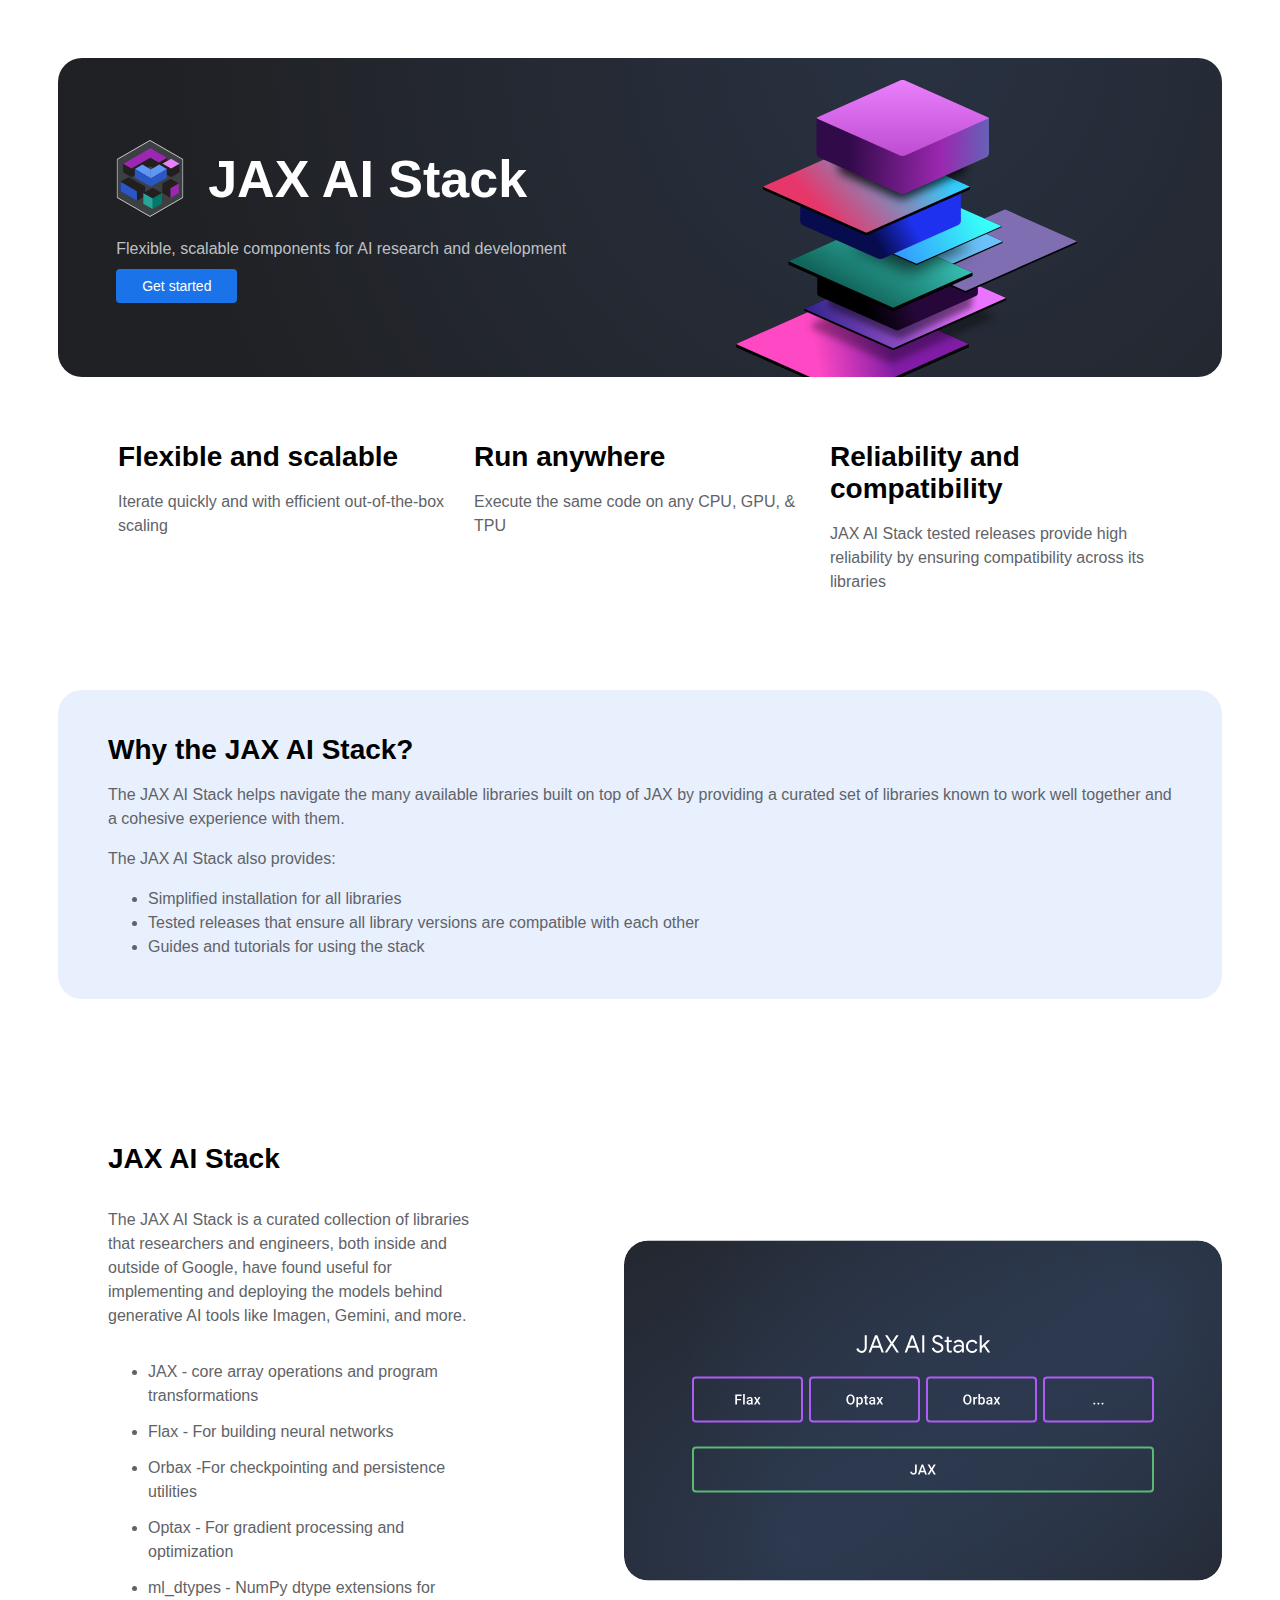
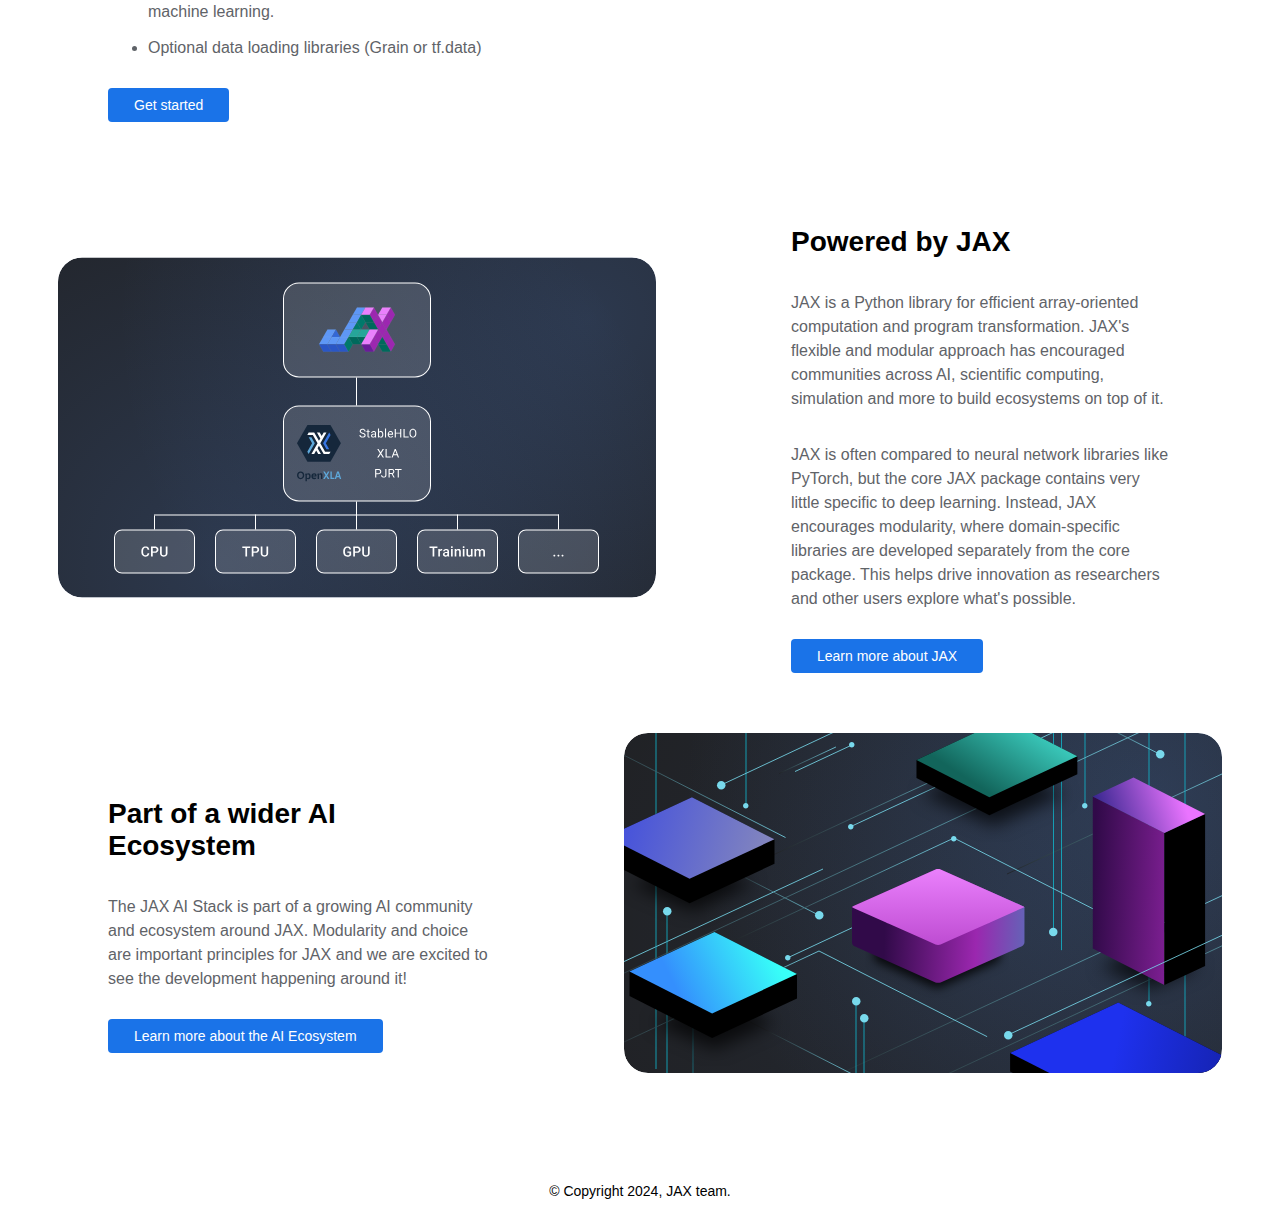
<file: index.html>
<!DOCTYPE html>
<html lang="en">
  <head>
    <meta charset="utf-8" />
    <meta name="viewport" content="width=device-width, initial-scale=1.0" />
    <title>Jax AI Stack</title>
    <link rel="stylesheet" href="style.css">
  </head>

  <body>
    <main>
      <div class="doc-body">
        <section class="hero">
          <div>
            <span><img src="./_static/ai-stack-logo.svg"/><h1>JAX AI Stack</h1></span>
            <p>Flexible, scalable components for AI research and development</p>
            <a class="button button-primary" href="./tutorials.html">Get started</a>
          </div>
          <img src="./_static/images/hero.svg" class="hero-image">
        </section>
        <section class="three-up">
          <div>
            <h3>Flexible and scalable</h3>
            <p>Iterate quickly and with efficient out-of-the-box scaling</p>
          </div>
          <div>
            <h3>Run anywhere</h3>
            <p>Execute the same code on any CPU, GPU, & TPU</p>
          </div>
          <div>
            <h3>Reliability and compatibility</h3>
            <p>JAX AI Stack tested releases provide high reliability by ensuring compatibility across its libraries</p>
          </div>
        </section>
        <section class="banner">
          <h3>Why the JAX AI Stack?</h3>
          <p>
            The JAX AI Stack helps navigate the many available libraries built on top of JAX by providing a curated set of libraries known to work well together and a cohesive experience with them.
          </p>
          <p>
            The JAX AI Stack also provides:
            <ul>
              <li>Simplified installation for all libraries</li>
              <li>Tested releases that ensure all library versions are compatible with each other</li>
              <li>Guides and tutorials for using the stack</li>
            </ul>
          </p>
        </section>
        <section class="image-section image-right">
          <img src="./_static/images/what-is-the-jax-ai-stack.svg">
          <div class="text-body">
            <h3>JAX AI Stack</h3>
            <p>The JAX AI Stack is a curated collection of libraries that researchers and engineers, both inside and outside of Google, have found useful for implementing and deploying the models behind generative AI tools like Imagen, Gemini, and more.</p>
            <ul>
              <li>JAX - core array operations and program transformations</li>
              <li>Flax - For building neural networks</li>
              <li>Orbax -For checkpointing and persistence utilities</li>
              <li>Optax - For gradient processing and optimization</li>
              <li>ml_dtypes - NumPy dtype extensions for machine learning.</li>
              <li>Optional data loading libraries (Grain or tf.data)</li>
            </ul>
            <a class="button button-primary" href="./tutorials.html">Get started</a>
          </div>
        </section>
        <section class="image-section">
          <img src="./_static/images/hardware.svg">
          <div class="text-body">
            <h3>Powered by JAX</h3>
            <p>JAX is a Python library for efficient array-oriented computation and program transformation. JAX's flexible and modular approach has encouraged communities across AI, scientific computing, simulation and more to build ecosystems on top of it.</p>
            <p>JAX is often compared to neural network libraries like PyTorch, but the core JAX package contains very little specific to deep learning. Instead, JAX encourages modularity, where domain-specific libraries are developed separately from the core package. This helps drive innovation as researchers and other users explore what's possible.</p>
            <a class="button button-primary" href="https://jax.readthedocs.io/en/latest/">Learn more about JAX</a>
          </div>
        </section>
        <section class="image-section image-right">
          <img src="./_static/images/compiler.svg">
          <div class="text-body">
            <h3>Part of a wider AI Ecosystem</h3>
            <p>The JAX AI Stack is part of a growing AI community and ecosystem around JAX. Modularity and choice are important principles for JAX and we are excited to see the development happening around it!</p>
            <a class="button button-primary" href="https://jax.readthedocs.io/en/latest/#ecosystem">Learn more about the AI Ecosystem</a>
          </div>
        </section>
      </div>
      <footer>© Copyright 2024, JAX team.</footer>
    </main>
  </body>
</html>
</file>
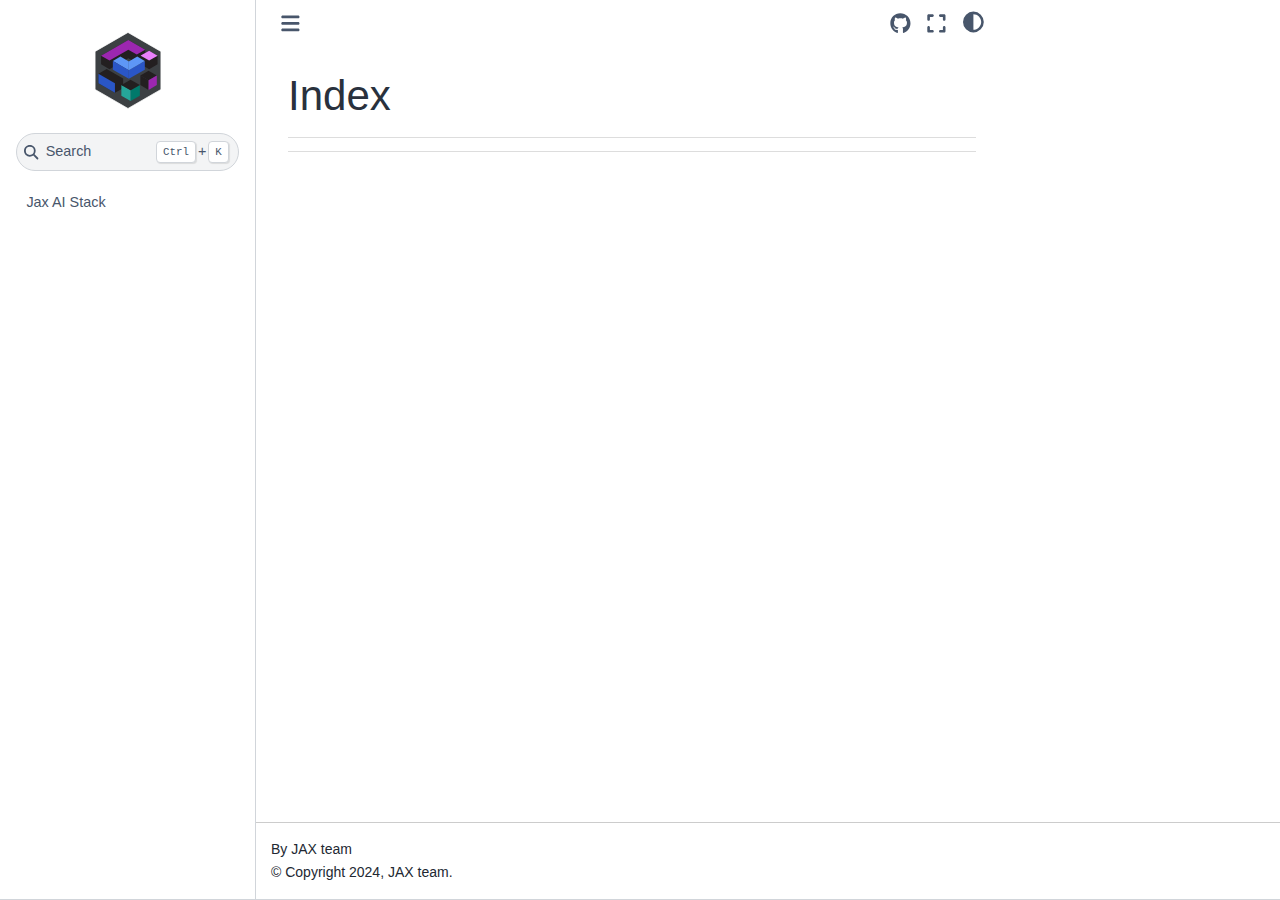
<file: genindex.html>
<!DOCTYPE html>


<html lang="en" data-content_root="./" >

  <head>
    <meta charset="utf-8" />
    <meta name="viewport" content="width=device-width, initial-scale=1.0" />
    <title>Index &#8212; JAX AI Stack</title>
  
  
  
  <script data-cfasync="false">
    document.documentElement.dataset.mode = localStorage.getItem("mode") || "";
    document.documentElement.dataset.theme = localStorage.getItem("theme") || "";
  </script>
  <!-- 
    this give us a css class that will be invisible only if js is disabled 
  -->
  <noscript>
    <style>
      .pst-js-only { display: none !important; }

    </style>
  </noscript>
  
  <!-- Loaded before other Sphinx assets -->
  <link href="_static/styles/theme.css?digest=26a4bc78f4c0ddb94549" rel="stylesheet" />
<link href="_static/styles/pydata-sphinx-theme.css?digest=26a4bc78f4c0ddb94549" rel="stylesheet" />

    <link rel="stylesheet" type="text/css" href="_static/pygments.css?v=a746c00c" />
    <link rel="stylesheet" type="text/css" href="_static/styles/sphinx-book-theme.css?v=a3416100" />
    <link rel="stylesheet" type="text/css" href="_static/mystnb.4510f1fc1dee50b3e5859aac5469c37c29e427902b24a333a5f9fcb2f0b3ac41.css" />
    <link rel="stylesheet" type="text/css" href="_static/copybutton.css?v=76b2166b" />
    <link rel="stylesheet" type="text/css" href="_static/css/custom.css?v=1dc24ef2" />
  
  <!-- So that users can add custom icons -->
  <script src="_static/scripts/fontawesome.js?digest=26a4bc78f4c0ddb94549"></script>
  <!-- Pre-loaded scripts that we'll load fully later -->
  <link rel="preload" as="script" href="_static/scripts/bootstrap.js?digest=26a4bc78f4c0ddb94549" />
<link rel="preload" as="script" href="_static/scripts/pydata-sphinx-theme.js?digest=26a4bc78f4c0ddb94549" />

    <script src="_static/documentation_options.js?v=c1d4a9c3"></script>
    <script src="_static/doctools.js?v=9a2dae69"></script>
    <script src="_static/sphinx_highlight.js?v=dc90522c"></script>
    <script src="_static/clipboard.min.js?v=a7894cd8"></script>
    <script src="_static/copybutton.js?v=f281be69"></script>
    <script src="_static/scripts/sphinx-book-theme.js?v=887ef09a"></script>
    <script>DOCUMENTATION_OPTIONS.pagename = 'genindex';</script>
    <link rel="icon" href="_static/favicon.png"/>
    <link rel="index" title="Index" href="#" />
    <link rel="search" title="Search" href="search.html" />
  <meta name="viewport" content="width=device-width, initial-scale=1"/>
  <meta name="docsearch:language" content="en"/>
  <meta name="docsearch:version" content="" />
  </head>
  
  
  <body data-bs-spy="scroll" data-bs-target=".bd-toc-nav" data-offset="180" data-bs-root-margin="0px 0px -60%" data-default-mode="">

  
  
  <div id="pst-skip-link" class="skip-link d-print-none"><a href="#main-content">Skip to main content</a></div>
  
  <div id="pst-scroll-pixel-helper"></div>
  
  <button type="button" class="btn rounded-pill" id="pst-back-to-top">
    <i class="fa-solid fa-arrow-up"></i>Back to top</button>

  
  <dialog id="pst-search-dialog">
    
<form class="bd-search d-flex align-items-center"
      action="search.html"
      method="get">
  <i class="fa-solid fa-magnifying-glass"></i>
  <input type="search"
         class="form-control"
         name="q"
         placeholder="Search..."
         aria-label="Search..."
         autocomplete="off"
         autocorrect="off"
         autocapitalize="off"
         spellcheck="false"/>
  <span class="search-button__kbd-shortcut"><kbd class="kbd-shortcut__modifier">Ctrl</kbd>+<kbd>K</kbd></span>
</form>
  </dialog>

  <div class="pst-async-banner-revealer d-none">
  <aside id="bd-header-version-warning" class="d-none d-print-none" aria-label="Version warning"></aside>
</div>

  
    <header class="bd-header navbar navbar-expand-lg bd-navbar d-print-none">
    </header>
  

  <div class="bd-container">
    <div class="bd-container__inner bd-page-width">
      
      
      
        
      
      <dialog id="pst-primary-sidebar-modal"></dialog>
      <div id="pst-primary-sidebar" class="bd-sidebar-primary bd-sidebar">
        

  
  <div class="sidebar-header-items sidebar-primary__section">
    
    
    
    
  </div>
  
    <div class="sidebar-primary-items__start sidebar-primary__section">
        <div class="sidebar-primary-item">

  
    
  

<a class="navbar-brand logo" href="index.html">
  
  
  
  
  
    
    
      
    
    
    <img src="_static/ai-stack-logo.svg" class="logo__image only-light" alt="JAX AI Stack - Home"/>
    <img src="_static/ai-stack-logo.svg" class="logo__image only-dark pst-js-only" alt="JAX AI Stack - Home"/>
  
  
</a></div>
        <div class="sidebar-primary-item">

<button class="btn search-button-field search-button__button pst-js-only" title="Search" aria-label="Search" data-bs-placement="bottom" data-bs-toggle="tooltip">
 <i class="fa-solid fa-magnifying-glass"></i>
 <span class="search-button__default-text">Search</span>
 <span class="search-button__kbd-shortcut"><kbd class="kbd-shortcut__modifier">Ctrl</kbd>+<kbd class="kbd-shortcut__modifier">K</kbd></span>
</button></div>
        <div class="sidebar-primary-item"><nav class="bd-links bd-docs-nav" aria-label="Main">
    <div class="bd-toc-item navbar-nav active">
        
        <ul class="nav bd-sidenav bd-sidenav__home-link">
            <li class="toctree-l1">
                <a class="reference internal" href="index.html">
                    Jax AI Stack
                </a>
            </li>
        </ul>
        
    </div>
</nav></div>
    </div>
  
  
  <div class="sidebar-primary-items__end sidebar-primary__section">
  </div>
  
  <div id="rtd-footer-container"></div>


      </div>
      
      <main id="main-content" class="bd-main" role="main">
        
        

<div class="sbt-scroll-pixel-helper"></div>

          <div class="bd-content">
            <div class="bd-article-container">
              
              <div class="bd-header-article d-print-none">
<div class="header-article-items header-article__inner">
  
    <div class="header-article-items__start">
      
        <div class="header-article-item"><button class="sidebar-toggle primary-toggle btn btn-sm" title="Toggle primary sidebar" data-bs-placement="bottom" data-bs-toggle="tooltip">
  <span class="fa-solid fa-bars"></span>
</button></div>
      
    </div>
  
  
    <div class="header-article-items__end">
      
        <div class="header-article-item">

<div class="article-header-buttons">


<a href="https://github.com/jax-ml/jax-ai-stack" target="_blank"
   class="btn btn-sm btn-source-repository-button"
   title="Source repository"
   data-bs-placement="bottom" data-bs-toggle="tooltip"
>
  

<span class="btn__icon-container">
  <i class="fab fa-github"></i>
  </span>

</a>




<button onclick="toggleFullScreen()"
  class="btn btn-sm btn-fullscreen-button"
  title="Fullscreen mode"
  data-bs-placement="bottom" data-bs-toggle="tooltip"
>
  

<span class="btn__icon-container">
  <i class="fas fa-expand"></i>
  </span>

</button>



<button class="btn btn-sm nav-link pst-navbar-icon theme-switch-button pst-js-only" aria-label="Color mode" data-bs-title="Color mode"  data-bs-placement="bottom" data-bs-toggle="tooltip">
  <i class="theme-switch fa-solid fa-sun                fa-lg" data-mode="light" title="Light"></i>
  <i class="theme-switch fa-solid fa-moon               fa-lg" data-mode="dark"  title="Dark"></i>
  <i class="theme-switch fa-solid fa-circle-half-stroke fa-lg" data-mode="auto"  title="System Settings"></i>
</button>


<button class="btn btn-sm pst-navbar-icon search-button search-button__button pst-js-only" title="Search" aria-label="Search" data-bs-placement="bottom" data-bs-toggle="tooltip">
    <i class="fa-solid fa-magnifying-glass fa-lg"></i>
</button>

</div></div>
      
    </div>
  
</div>
</div>
              
              

<div id="jb-print-docs-body" class="onlyprint">
    <h1></h1>
    <!-- Table of contents -->
    <div id="print-main-content">
        <div id="jb-print-toc">
            
        </div>
    </div>
</div>

              
                
<div id="searchbox"></div>
                <article class="bd-article">
                  

<h1 id="index">Index</h1>

<div class="genindex-jumpbox">
 
</div>


                </article>
              

              
              
              
              
                <footer class="prev-next-footer d-print-none">
                  
<div class="prev-next-area">
</div>
                </footer>
              
            </div>
            
            
              
            
          </div>
          <footer class="bd-footer-content">
            
<div class="bd-footer-content__inner container">
  
  <div class="footer-item">
    
<p class="component-author">
By JAX team
</p>

  </div>
  
  <div class="footer-item">
    

  <p class="copyright">
    
      © Copyright 2024, JAX team.
      <br/>
    
  </p>

  </div>
  
  <div class="footer-item">
    
  </div>
  
  <div class="footer-item">
    
  </div>
  
</div>
          </footer>
        

      </main>
    </div>
  </div>
  
  <!-- Scripts loaded after <body> so the DOM is not blocked -->
  <script defer src="_static/scripts/bootstrap.js?digest=26a4bc78f4c0ddb94549"></script>
<script defer src="_static/scripts/pydata-sphinx-theme.js?digest=26a4bc78f4c0ddb94549"></script>

  <footer class="bd-footer">
  </footer>
  </body>
</html>
</file>
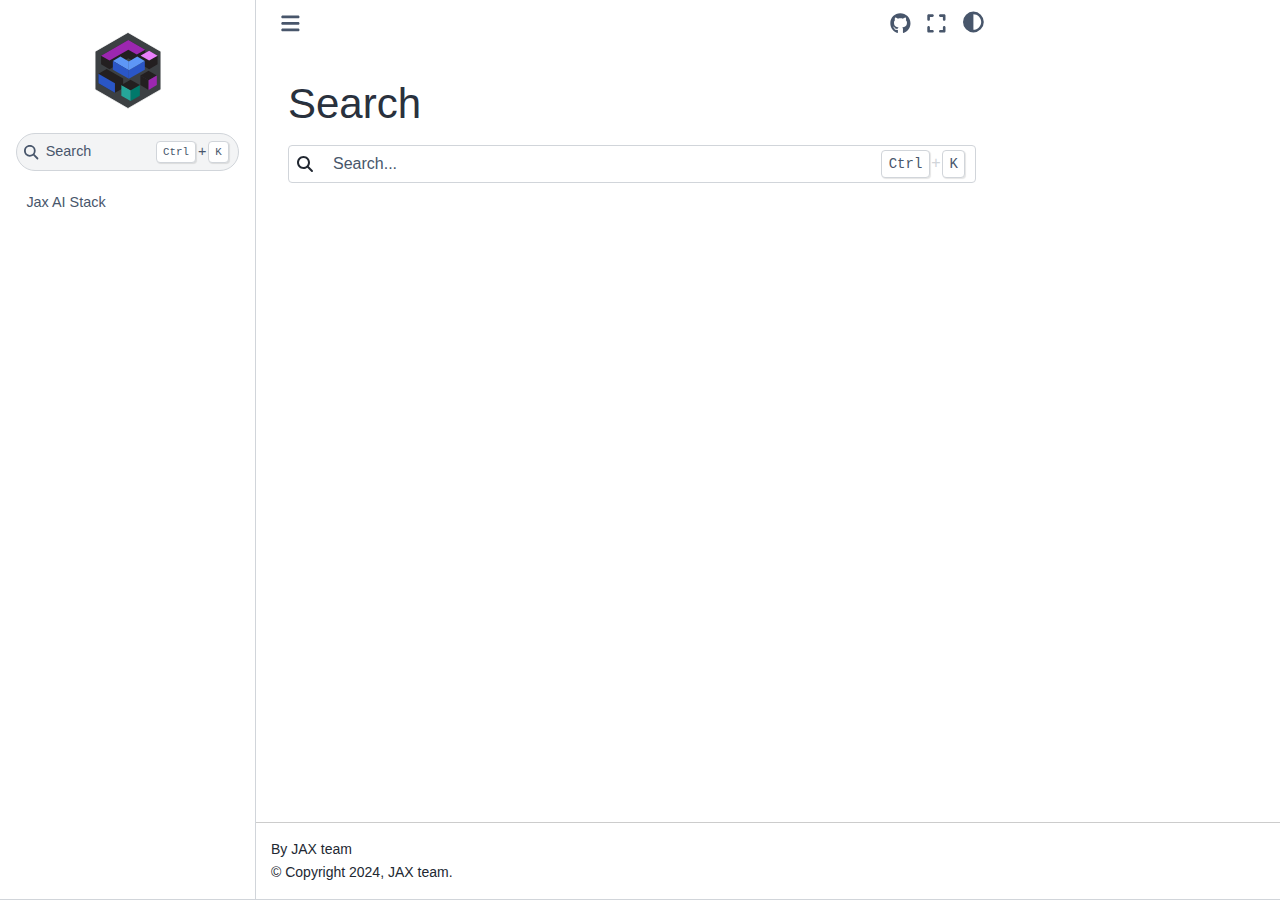
<file: search.html>
<!DOCTYPE html>


<html lang="en" data-content_root="./" >

  <head>
    <meta charset="utf-8" />
    <meta name="viewport" content="width=device-width, initial-scale=1.0" /><title>Search - JAX AI Stack</title>
  
  
  
  <script data-cfasync="false">
    document.documentElement.dataset.mode = localStorage.getItem("mode") || "";
    document.documentElement.dataset.theme = localStorage.getItem("theme") || "";
  </script>
  <!-- 
    this give us a css class that will be invisible only if js is disabled 
  -->
  <noscript>
    <style>
      .pst-js-only { display: none !important; }

    </style>
  </noscript>
  
  <!-- Loaded before other Sphinx assets -->
  <link href="_static/styles/theme.css?digest=26a4bc78f4c0ddb94549" rel="stylesheet" />
<link href="_static/styles/pydata-sphinx-theme.css?digest=26a4bc78f4c0ddb94549" rel="stylesheet" />

    <link rel="stylesheet" type="text/css" href="_static/pygments.css?v=a746c00c" />
    <link rel="stylesheet" type="text/css" href="_static/styles/sphinx-book-theme.css?v=a3416100" />
    <link rel="stylesheet" type="text/css" href="_static/mystnb.4510f1fc1dee50b3e5859aac5469c37c29e427902b24a333a5f9fcb2f0b3ac41.css" />
    <link rel="stylesheet" type="text/css" href="_static/copybutton.css?v=76b2166b" />
    <link rel="stylesheet" type="text/css" href="_static/css/custom.css?v=1dc24ef2" />
  
  <!-- So that users can add custom icons -->
  <script src="_static/scripts/fontawesome.js?digest=26a4bc78f4c0ddb94549"></script>
  <!-- Pre-loaded scripts that we'll load fully later -->
  <link rel="preload" as="script" href="_static/scripts/bootstrap.js?digest=26a4bc78f4c0ddb94549" />
<link rel="preload" as="script" href="_static/scripts/pydata-sphinx-theme.js?digest=26a4bc78f4c0ddb94549" />

    <script src="_static/documentation_options.js?v=c1d4a9c3"></script>
    <script src="_static/doctools.js?v=9a2dae69"></script>
    <script src="_static/sphinx_highlight.js?v=dc90522c"></script>
    <script src="_static/clipboard.min.js?v=a7894cd8"></script>
    <script src="_static/copybutton.js?v=f281be69"></script>
    <script src="_static/scripts/sphinx-book-theme.js?v=887ef09a"></script>
    <script>DOCUMENTATION_OPTIONS.pagename = 'search';</script>
  <script src="_static/searchtools.js"></script>
  <script src="_static/language_data.js"></script>
  <script src="searchindex.js"></script>
    <link rel="icon" href="_static/favicon.png"/>
    <link rel="index" title="Index" href="genindex.html" />
    <link rel="search" title="Search" href="#" />
  <meta name="viewport" content="width=device-width, initial-scale=1"/>
  <meta name="docsearch:language" content="en"/>
  <meta name="docsearch:version" content="" />
  </head>
  
  
  <body data-bs-spy="scroll" data-bs-target=".bd-toc-nav" data-offset="180" data-bs-root-margin="0px 0px -60%" data-default-mode="">

  
  
  <div id="pst-skip-link" class="skip-link d-print-none"><a href="#main-content">Skip to main content</a></div>
  
  <div id="pst-scroll-pixel-helper"></div>
  
  <button type="button" class="btn rounded-pill" id="pst-back-to-top">
    <i class="fa-solid fa-arrow-up"></i>Back to top</button>

  
  <dialog id="pst-search-dialog">
    
<form class="bd-search d-flex align-items-center"
      action="#"
      method="get">
  <i class="fa-solid fa-magnifying-glass"></i>
  <input type="search"
         class="form-control"
         name="q"
         placeholder="Search..."
         aria-label="Search..."
         autocomplete="off"
         autocorrect="off"
         autocapitalize="off"
         spellcheck="false"/>
  <span class="search-button__kbd-shortcut"><kbd class="kbd-shortcut__modifier">Ctrl</kbd>+<kbd>K</kbd></span>
</form>
  </dialog>

  <div class="pst-async-banner-revealer d-none">
  <aside id="bd-header-version-warning" class="d-none d-print-none" aria-label="Version warning"></aside>
</div>

  
    <header class="bd-header navbar navbar-expand-lg bd-navbar d-print-none">
    </header>
  

  <div class="bd-container">
    <div class="bd-container__inner bd-page-width">
      
      
      
        
      
      <dialog id="pst-primary-sidebar-modal"></dialog>
      <div id="pst-primary-sidebar" class="bd-sidebar-primary bd-sidebar">
        

  
  <div class="sidebar-header-items sidebar-primary__section">
    
    
    
    
  </div>
  
    <div class="sidebar-primary-items__start sidebar-primary__section">
        <div class="sidebar-primary-item">

  
    
  

<a class="navbar-brand logo" href="index.html">
  
  
  
  
  
    
    
      
    
    
    <img src="_static/ai-stack-logo.svg" class="logo__image only-light" alt="JAX AI Stack - Home"/>
    <img src="_static/ai-stack-logo.svg" class="logo__image only-dark pst-js-only" alt="JAX AI Stack - Home"/>
  
  
</a></div>
        <div class="sidebar-primary-item">

<button class="btn search-button-field search-button__button pst-js-only" title="Search" aria-label="Search" data-bs-placement="bottom" data-bs-toggle="tooltip">
 <i class="fa-solid fa-magnifying-glass"></i>
 <span class="search-button__default-text">Search</span>
 <span class="search-button__kbd-shortcut"><kbd class="kbd-shortcut__modifier">Ctrl</kbd>+<kbd class="kbd-shortcut__modifier">K</kbd></span>
</button></div>
        <div class="sidebar-primary-item"><nav class="bd-links bd-docs-nav" aria-label="Main">
    <div class="bd-toc-item navbar-nav active">
        
        <ul class="nav bd-sidenav bd-sidenav__home-link">
            <li class="toctree-l1">
                <a class="reference internal" href="index.html">
                    Jax AI Stack
                </a>
            </li>
        </ul>
        
    </div>
</nav></div>
    </div>
  
  
  <div class="sidebar-primary-items__end sidebar-primary__section">
  </div>
  
  <div id="rtd-footer-container"></div>


      </div>
      
      <main id="main-content" class="bd-main" role="main">
        
        

<div class="sbt-scroll-pixel-helper"></div>

          <div class="bd-content">
            <div class="bd-article-container">
              
              <div class="bd-header-article d-print-none">
<div class="header-article-items header-article__inner">
  
    <div class="header-article-items__start">
      
        <div class="header-article-item"><button class="sidebar-toggle primary-toggle btn btn-sm" title="Toggle primary sidebar" data-bs-placement="bottom" data-bs-toggle="tooltip">
  <span class="fa-solid fa-bars"></span>
</button></div>
      
    </div>
  
  
    <div class="header-article-items__end">
      
        <div class="header-article-item">

<div class="article-header-buttons">


<a href="https://github.com/jax-ml/jax-ai-stack" target="_blank"
   class="btn btn-sm btn-source-repository-button"
   title="Source repository"
   data-bs-placement="bottom" data-bs-toggle="tooltip"
>
  

<span class="btn__icon-container">
  <i class="fab fa-github"></i>
  </span>

</a>




<button onclick="toggleFullScreen()"
  class="btn btn-sm btn-fullscreen-button"
  title="Fullscreen mode"
  data-bs-placement="bottom" data-bs-toggle="tooltip"
>
  

<span class="btn__icon-container">
  <i class="fas fa-expand"></i>
  </span>

</button>



<button class="btn btn-sm nav-link pst-navbar-icon theme-switch-button pst-js-only" aria-label="Color mode" data-bs-title="Color mode"  data-bs-placement="bottom" data-bs-toggle="tooltip">
  <i class="theme-switch fa-solid fa-sun                fa-lg" data-mode="light" title="Light"></i>
  <i class="theme-switch fa-solid fa-moon               fa-lg" data-mode="dark"  title="Dark"></i>
  <i class="theme-switch fa-solid fa-circle-half-stroke fa-lg" data-mode="auto"  title="System Settings"></i>
</button>


<button class="btn btn-sm pst-navbar-icon search-button search-button__button pst-js-only" title="Search" aria-label="Search" data-bs-placement="bottom" data-bs-toggle="tooltip">
    <i class="fa-solid fa-magnifying-glass fa-lg"></i>
</button>

</div></div>
      
    </div>
  
</div>
</div>
              
              
  <div class="bd-search-container">
    <h1>Search</h1>
    <noscript>
      <div class="admonition error">
        <p class="admonition-title">Error</p>
        <p>Please activate JavaScript to enable the search functionality.</p>
      </div>
    </noscript>
    
<form class="bd-search d-flex align-items-center"
      action="#"
      method="get">
  <i class="fa-solid fa-magnifying-glass"></i>
  <input type="search"
         class="form-control"
         name="q"
         placeholder="Search..."
         aria-label="Search..."
         autocomplete="off"
         autocorrect="off"
         autocapitalize="off"
         spellcheck="false"/>
  <span class="search-button__kbd-shortcut"><kbd class="kbd-shortcut__modifier">Ctrl</kbd>+<kbd>K</kbd></span>
</form>
    <div id="search-results"></div>
  </div>
  <script>
    // Activate the search field on page load
    let searchInput = document.querySelector("form.bd-search input");
    if (searchInput) {
        searchInput.focus();
        searchInput.select();
        console.log("[PST]: Set focus on search field.");
    }
  </script>

              
              
              
              
                <footer class="prev-next-footer d-print-none">
                  
<div class="prev-next-area">
</div>
                </footer>
              
            </div>
            
            
              
            
          </div>
          <footer class="bd-footer-content">
            
<div class="bd-footer-content__inner container">
  
  <div class="footer-item">
    
<p class="component-author">
By JAX team
</p>

  </div>
  
  <div class="footer-item">
    

  <p class="copyright">
    
      © Copyright 2024, JAX team.
      <br/>
    
  </p>

  </div>
  
  <div class="footer-item">
    
  </div>
  
  <div class="footer-item">
    
  </div>
  
</div>
          </footer>
        

      </main>
    </div>
  </div>
  
  <!-- Scripts loaded after <body> so the DOM is not blocked -->
  <script defer src="_static/scripts/bootstrap.js?digest=26a4bc78f4c0ddb94549"></script>
<script defer src="_static/scripts/pydata-sphinx-theme.js?digest=26a4bc78f4c0ddb94549"></script>

  <footer class="bd-footer">
  </footer>
  </body>
</html>
</file>
<file: style.css>
body {
  font: 400 16px 'Arial', sans-serif;
}

.doc-body {
  display: flex;
  flex-direction: column;
}

@media (min-width: 960px) {
  .doc-body {
    align-items: center;

    max-width: 80rem;
    align-self: center;
    width: -moz-available;
    width: -webkit-fill-available;
    width: fill-available;
    margin: auto;
    padding: 50px;
  }

  section.hero,
  section.banner {
    max-width: 90rem !important;
  }
}

section {
  box-sizing: border-box;
}

.doc-body p,
.doc-body ul {
  font: 400 16px 'Roboto', sans-serif;
  color: #5F6368;
  line-height: 24px;
}

.doc-body h3 {
  font-size: 1.75rem;
  line-height: 1.15;
  margin: 2.75rem 0 1.05rem;
}

.hero {
  width: 100%;
  display: grid;
  grid: auto-flow / 1fr .8fr;
  gap: 20px;
  align-items: center;
  background: url(_static/images/hero-radial.svg) no-repeat top -750px right -450px / 1500px #202124;
  border-radius: 24px;
  padding-left: 5%;
}

.hero span {
  display: flex;
  align-items: center;
  margin-bottom: 20px;
}

.hero span img {
  margin-right: 24px;
  background: transparent !important;
}

.hero h1 {
  font: 700 52px 'Google Sans', 'Roboto', sans-serif;
  color: white;
  margin: 0;
}

.hero p {
  color: #bdc1c6;
}

.hero-image {
  background: none !important;
}

.button-primary {
  background: #1A73E8;
  border-radius: 4px;
  color: white;
  font: 400 14px 'Google Sans', 'Roboto', sans-serif;
  text-decoration: none;
  padding: 9px 26px;
  transition: background-color .2s, border .2s, box-shadow .2s;
  width: max-content;
}

.button-primary:visited:hover {
  color: white !important;
}

.button-primary:hover {
  background-color: #1765cc;
  color: white;
  transition: background-color .2s, border .2s, box-shadow .2s;
  box-shadow: 0 1px 2px 0 rgba(60,64,67,.3),0 1px 3px 1px rgba(60,64,67,.15);
}

.button-primary:active {
  background-color: #185abc;
  color: white;
  box-shadow: 0 1px 2px 0 rgba(60,64,67,.3),0 2px 6px 2px rgba(60,64,67,.15);
}

.button-primary:visited {
  color: white;
  text-decoration: none;
}

.three-up {
  display: grid;
  grid: auto-flow / 1fr 1fr 1fr;
  gap: 24px;
  padding-inline: 60px;
  margin-top: 20px;
}

.image-section {
    display: flex;
    flex-direction: row;
    justify-content: space-between;
    gap: 85px;
    margin-bottom: 60px;
}


.image-section img {
    background-color: transparent !important;
}

.image-section.image-right {
    flex-direction: row-reverse;
}

.image-section .text-body {
    padding-inline: 50px;
    display: flex;
    flex-direction: column;
    justify-content: center;
}

.image-section .text-body *:last-child {
    margin-bottom: 0;
}

.image-section li:not(:last-of-type) {
    margin-bottom: 12px;
}

.image-section .button {
    margin-top: 12px;
}

@media (max-width: 1240px) {
    .hero h1 {
        font-size: 42px;
        margin-bottom: 24px;
    }

    .image-section {
        gap: 32px;
    }

    .image-section img {
        min-width: 50%;
    }

    .image-section .text-body {
        padding-inline: 0;
    }
}

@media (max-width: 1020px) {
    .hero h1 {
        font-size: 32px;
    }

    .image-section {
        margin-bottom: 40px;
    }
}

@media (max-width: 860px) {
    .three-up {
        grid: auto-flow / 1fr;
        padding-inline: 0;
    }

    .three-up h3 {
        margin-top: 8px;
    }
}

@media (max-width: 800px) {
    .hero {
        grid: auto-flow / 1fr;
        padding: 24px;
    }

    .hero > img {
        display: none;
    }

    .image-section,
    .image-section.image-right {
        flex-direction: column;
        margin-bottom: 80px;
    }

    .image-section h3 {
        margin-top: 0;
    }

    .image-section .button {
        margin-top: 0;
    }
}

.banner {
    background: #E8F0FE;
    border-radius: 24px;
    margin-block: 80px 100px;
    padding-inline: 50px;
    padding-bottom: 24px;
}

footer {
  font-size: 14px;
  text-align: center;
}
</file>
<file: _static/styles/theme.css>
/* Provided by Sphinx's 'basic' theme, and included in the final set of assets */
@import "../basic.css";
</file>
<file: _static/pygments.css>
html[data-theme="light"] .highlight pre { line-height: 125%; }
html[data-theme="light"] .highlight td.linenos .normal { color: inherit; background-color: transparent; padding-left: 5px; padding-right: 5px; }
html[data-theme="light"] .highlight span.linenos { color: inherit; background-color: transparent; padding-left: 5px; padding-right: 5px; }
html[data-theme="light"] .highlight td.linenos .special { color: #000000; background-color: #ffffc0; padding-left: 5px; padding-right: 5px; }
html[data-theme="light"] .highlight span.linenos.special { color: #000000; background-color: #ffffc0; padding-left: 5px; padding-right: 5px; }
html[data-theme="light"] .highlight .hll { background-color: #fae4c2 }
html[data-theme="light"] .highlight { background: #fefefe; color: #080808 }
html[data-theme="light"] .highlight .c { color: #515151 } /* Comment */
html[data-theme="light"] .highlight .err { color: #A12236 } /* Error */
html[data-theme="light"] .highlight .k { color: #6730C5 } /* Keyword */
html[data-theme="light"] .highlight .l { color: #7F4707 } /* Literal */
html[data-theme="light"] .highlight .n { color: #080808 } /* Name */
html[data-theme="light"] .highlight .o { color: #00622F } /* Operator */
html[data-theme="light"] .highlight .p { color: #080808 } /* Punctuation */
html[data-theme="light"] .highlight .ch { color: #515151 } /* Comment.Hashbang */
html[data-theme="light"] .highlight .cm { color: #515151 } /* Comment.Multiline */
html[data-theme="light"] .highlight .cp { color: #515151 } /* Comment.Preproc */
html[data-theme="light"] .highlight .cpf { color: #515151 } /* Comment.PreprocFile */
html[data-theme="light"] .highlight .c1 { color: #515151 } /* Comment.Single */
html[data-theme="light"] .highlight .cs { color: #515151 } /* Comment.Special */
html[data-theme="light"] .highlight .gd { color: #005B82 } /* Generic.Deleted */
html[data-theme="light"] .highlight .ge { font-style: italic } /* Generic.Emph */
html[data-theme="light"] .highlight .gh { color: #005B82 } /* Generic.Heading */
html[data-theme="light"] .highlight .gs { font-weight: bold } /* Generic.Strong */
html[data-theme="light"] .highlight .gu { color: #005B82 } /* Generic.Subheading */
html[data-theme="light"] .highlight .kc { color: #6730C5 } /* Keyword.Constant */
html[data-theme="light"] .highlight .kd { color: #6730C5 } /* Keyword.Declaration */
html[data-theme="light"] .highlight .kn { color: #6730C5 } /* Keyword.Namespace */
html[data-theme="light"] .highlight .kp { color: #6730C5 } /* Keyword.Pseudo */
html[data-theme="light"] .highlight .kr { color: #6730C5 } /* Keyword.Reserved */
html[data-theme="light"] .highlight .kt { color: #7F4707 } /* Keyword.Type */
html[data-theme="light"] .highlight .ld { color: #7F4707 } /* Literal.Date */
html[data-theme="light"] .highlight .m { color: #7F4707 } /* Literal.Number */
html[data-theme="light"] .highlight .s { color: #00622F } /* Literal.String */
html[data-theme="light"] .highlight .na { color: #912583 } /* Name.Attribute */
html[data-theme="light"] .highlight .nb { color: #7F4707 } /* Name.Builtin */
html[data-theme="light"] .highlight .nc { color: #005B82 } /* Name.Class */
html[data-theme="light"] .highlight .no { color: #005B82 } /* Name.Constant */
html[data-theme="light"] .highlight .nd { color: #7F4707 } /* Name.Decorator */
html[data-theme="light"] .highlight .ni { color: #00622F } /* Name.Entity */
html[data-theme="light"] .highlight .ne { color: #6730C5 } /* Name.Exception */
html[data-theme="light"] .highlight .nf { color: #005B82 } /* Name.Function */
html[data-theme="light"] .highlight .nl { color: #7F4707 } /* Name.Label */
html[data-theme="light"] .highlight .nn { color: #080808 } /* Name.Namespace */
html[data-theme="light"] .highlight .nx { color: #080808 } /* Name.Other */
html[data-theme="light"] .highlight .py { color: #005B82 } /* Name.Property */
html[data-theme="light"] .highlight .nt { color: #005B82 } /* Name.Tag */
html[data-theme="light"] .highlight .nv { color: #A12236 } /* Name.Variable */
html[data-theme="light"] .highlight .ow { color: #6730C5 } /* Operator.Word */
html[data-theme="light"] .highlight .pm { color: #080808 } /* Punctuation.Marker */
html[data-theme="light"] .highlight .w { color: #080808 } /* Text.Whitespace */
html[data-theme="light"] .highlight .mb { color: #7F4707 } /* Literal.Number.Bin */
html[data-theme="light"] .highlight .mf { color: #7F4707 } /* Literal.Number.Float */
html[data-theme="light"] .highlight .mh { color: #7F4707 } /* Literal.Number.Hex */
html[data-theme="light"] .highlight .mi { color: #7F4707 } /* Literal.Number.Integer */
html[data-theme="light"] .highlight .mo { color: #7F4707 } /* Literal.Number.Oct */
html[data-theme="light"] .highlight .sa { color: #00622F } /* Literal.String.Affix */
html[data-theme="light"] .highlight .sb { color: #00622F } /* Literal.String.Backtick */
html[data-theme="light"] .highlight .sc { color: #00622F } /* Literal.String.Char */
html[data-theme="light"] .highlight .dl { color: #00622F } /* Literal.String.Delimiter */
html[data-theme="light"] .highlight .sd { color: #00622F } /* Literal.String.Doc */
html[data-theme="light"] .highlight .s2 { color: #00622F } /* Literal.String.Double */
html[data-theme="light"] .highlight .se { color: #00622F } /* Literal.String.Escape */
html[data-theme="light"] .highlight .sh { color: #00622F } /* Literal.String.Heredoc */
html[data-theme="light"] .highlight .si { color: #00622F } /* Literal.String.Interpol */
html[data-theme="light"] .highlight .sx { color: #00622F } /* Literal.String.Other */
html[data-theme="light"] .highlight .sr { color: #A12236 } /* Literal.String.Regex */
html[data-theme="light"] .highlight .s1 { color: #00622F } /* Literal.String.Single */
html[data-theme="light"] .highlight .ss { color: #005B82 } /* Literal.String.Symbol */
html[data-theme="light"] .highlight .bp { color: #7F4707 } /* Name.Builtin.Pseudo */
html[data-theme="light"] .highlight .fm { color: #005B82 } /* Name.Function.Magic */
html[data-theme="light"] .highlight .vc { color: #A12236 } /* Name.Variable.Class */
html[data-theme="light"] .highlight .vg { color: #A12236 } /* Name.Variable.Global */
html[data-theme="light"] .highlight .vi { color: #A12236 } /* Name.Variable.Instance */
html[data-theme="light"] .highlight .vm { color: #7F4707 } /* Name.Variable.Magic */
html[data-theme="light"] .highlight .il { color: #7F4707 } /* Literal.Number.Integer.Long */
html[data-theme="dark"] .highlight pre { line-height: 125%; }
html[data-theme="dark"] .highlight td.linenos .normal { color: inherit; background-color: transparent; padding-left: 5px; padding-right: 5px; }
html[data-theme="dark"] .highlight span.linenos { color: inherit; background-color: transparent; padding-left: 5px; padding-right: 5px; }
html[data-theme="dark"] .highlight td.linenos .special { color: #000000; background-color: #ffffc0; padding-left: 5px; padding-right: 5px; }
html[data-theme="dark"] .highlight span.linenos.special { color: #000000; background-color: #ffffc0; padding-left: 5px; padding-right: 5px; }
html[data-theme="dark"] .highlight .hll { background-color: #ffd9002e }
html[data-theme="dark"] .highlight { background: #2b2b2b; color: #F8F8F2 }
html[data-theme="dark"] .highlight .c { color: #FFD900 } /* Comment */
html[data-theme="dark"] .highlight .err { color: #FFA07A } /* Error */
html[data-theme="dark"] .highlight .k { color: #DCC6E0 } /* Keyword */
html[data-theme="dark"] .highlight .l { color: #FFD900 } /* Literal */
html[data-theme="dark"] .highlight .n { color: #F8F8F2 } /* Name */
html[data-theme="dark"] .highlight .o { color: #ABE338 } /* Operator */
html[data-theme="dark"] .highlight .p { color: #F8F8F2 } /* Punctuation */
html[data-theme="dark"] .highlight .ch { color: #FFD900 } /* Comment.Hashbang */
html[data-theme="dark"] .highlight .cm { color: #FFD900 } /* Comment.Multiline */
html[data-theme="dark"] .highlight .cp { color: #FFD900 } /* Comment.Preproc */
html[data-theme="dark"] .highlight .cpf { color: #FFD900 } /* Comment.PreprocFile */
html[data-theme="dark"] .highlight .c1 { color: #FFD900 } /* Comment.Single */
html[data-theme="dark"] .highlight .cs { color: #FFD900 } /* Comment.Special */
html[data-theme="dark"] .highlight .gd { color: #00E0E0 } /* Generic.Deleted */
html[data-theme="dark"] .highlight .ge { font-style: italic } /* Generic.Emph */
html[data-theme="dark"] .highlight .gh { color: #00E0E0 } /* Generic.Heading */
html[data-theme="dark"] .highlight .gs { font-weight: bold } /* Generic.Strong */
html[data-theme="dark"] .highlight .gu { color: #00E0E0 } /* Generic.Subheading */
html[data-theme="dark"] .highlight .kc { color: #DCC6E0 } /* Keyword.Constant */
html[data-theme="dark"] .highlight .kd { color: #DCC6E0 } /* Keyword.Declaration */
html[data-theme="dark"] .highlight .kn { color: #DCC6E0 } /* Keyword.Namespace */
html[data-theme="dark"] .highlight .kp { color: #DCC6E0 } /* Keyword.Pseudo */
html[data-theme="dark"] .highlight .kr { color: #DCC6E0 } /* Keyword.Reserved */
html[data-theme="dark"] .highlight .kt { color: #FFD900 } /* Keyword.Type */
html[data-theme="dark"] .highlight .ld { color: #FFD900 } /* Literal.Date */
html[data-theme="dark"] .highlight .m { color: #FFD900 } /* Literal.Number */
html[data-theme="dark"] .highlight .s { color: #ABE338 } /* Literal.String */
html[data-theme="dark"] .highlight .na { color: #FFD900 } /* Name.Attribute */
html[data-theme="dark"] .highlight .nb { color: #FFD900 } /* Name.Builtin */
html[data-theme="dark"] .highlight .nc { color: #00E0E0 } /* Name.Class */
html[data-theme="dark"] .highlight .no { color: #00E0E0 } /* Name.Constant */
html[data-theme="dark"] .highlight .nd { color: #FFD900 } /* Name.Decorator */
html[data-theme="dark"] .highlight .ni { color: #ABE338 } /* Name.Entity */
html[data-theme="dark"] .highlight .ne { color: #DCC6E0 } /* Name.Exception */
html[data-theme="dark"] .highlight .nf { color: #00E0E0 } /* Name.Function */
html[data-theme="dark"] .highlight .nl { color: #FFD900 } /* Name.Label */
html[data-theme="dark"] .highlight .nn { color: #F8F8F2 } /* Name.Namespace */
html[data-theme="dark"] .highlight .nx { color: #F8F8F2 } /* Name.Other */
html[data-theme="dark"] .highlight .py { color: #00E0E0 } /* Name.Property */
html[data-theme="dark"] .highlight .nt { color: #00E0E0 } /* Name.Tag */
html[data-theme="dark"] .highlight .nv { color: #FFA07A } /* Name.Variable */
html[data-theme="dark"] .highlight .ow { color: #DCC6E0 } /* Operator.Word */
html[data-theme="dark"] .highlight .pm { color: #F8F8F2 } /* Punctuation.Marker */
html[data-theme="dark"] .highlight .w { color: #F8F8F2 } /* Text.Whitespace */
html[data-theme="dark"] .highlight .mb { color: #FFD900 } /* Literal.Number.Bin */
html[data-theme="dark"] .highlight .mf { color: #FFD900 } /* Literal.Number.Float */
html[data-theme="dark"] .highlight .mh { color: #FFD900 } /* Literal.Number.Hex */
html[data-theme="dark"] .highlight .mi { color: #FFD900 } /* Literal.Number.Integer */
html[data-theme="dark"] .highlight .mo { color: #FFD900 } /* Literal.Number.Oct */
html[data-theme="dark"] .highlight .sa { color: #ABE338 } /* Literal.String.Affix */
html[data-theme="dark"] .highlight .sb { color: #ABE338 } /* Literal.String.Backtick */
html[data-theme="dark"] .highlight .sc { color: #ABE338 } /* Literal.String.Char */
html[data-theme="dark"] .highlight .dl { color: #ABE338 } /* Literal.String.Delimiter */
html[data-theme="dark"] .highlight .sd { color: #ABE338 } /* Literal.String.Doc */
html[data-theme="dark"] .highlight .s2 { color: #ABE338 } /* Literal.String.Double */
html[data-theme="dark"] .highlight .se { color: #ABE338 } /* Literal.String.Escape */
html[data-theme="dark"] .highlight .sh { color: #ABE338 } /* Literal.String.Heredoc */
html[data-theme="dark"] .highlight .si { color: #ABE338 } /* Literal.String.Interpol */
html[data-theme="dark"] .highlight .sx { color: #ABE338 } /* Literal.String.Other */
html[data-theme="dark"] .highlight .sr { color: #FFA07A } /* Literal.String.Regex */
html[data-theme="dark"] .highlight .s1 { color: #ABE338 } /* Literal.String.Single */
html[data-theme="dark"] .highlight .ss { color: #00E0E0 } /* Literal.String.Symbol */
html[data-theme="dark"] .highlight .bp { color: #FFD900 } /* Name.Builtin.Pseudo */
html[data-theme="dark"] .highlight .fm { color: #00E0E0 } /* Name.Function.Magic */
html[data-theme="dark"] .highlight .vc { color: #FFA07A } /* Name.Variable.Class */
html[data-theme="dark"] .highlight .vg { color: #FFA07A } /* Name.Variable.Global */
html[data-theme="dark"] .highlight .vi { color: #FFA07A } /* Name.Variable.Instance */
html[data-theme="dark"] .highlight .vm { color: #FFD900 } /* Name.Variable.Magic */
html[data-theme="dark"] .highlight .il { color: #FFD900 } /* Literal.Number.Integer.Long */
</file>
<file: _static/styles/sphinx-book-theme.css>
@charset "UTF-8";
/*! sphinx-book-theme CSS
 * BSD 3-Clause License
 * Copyright (c) 2020, EBP
 * All rights reserved.
 *
 * This follows the 7-1 pattern described here:
 * https://sass-guidelin.es/#architecture
 */html[data-theme=dark],html[data-theme=light]{--pst-font-size-base:none;--pst-color-secondary:#e89217}html[data-theme=light]{--sbt-color-announcement:#616161;--pst-color-primary:#176de8}html[data-theme=dark]{--pst-color-primary:#528fe4;--sbt-color-announcement:#616161;--pst-color-background:#121212}html{scroll-padding-top:4rem}.sbt-scroll-pixel-helper{height:0;left:0;position:absolute;top:0;width:0}.d-n,.onlyprint{display:none}@media print{.onlyprint{display:block!important}.noprint{display:none!important}}.bd-article-container h1,.bd-article-container h2,.bd-article-container h3,.bd-article-container h4,.bd-article-container h5,.bd-article-container p.caption{color:var(--pst-color-muted)}.bd-article-container h1,.bd-article-container h2{font-weight:500}a.brackets:before{color:inherit;font-family:inherit;margin-right:0}table{position:relative}@media print{.bd-main .bd-content{height:auto;margin-left:2rem}.bd-main .bd-content #jb-print-docs-body{margin-left:0}.bd-main .bd-content #jb-print-docs-body h1{font-size:3em;margin-bottom:0;text-align:center}.bd-main .bd-content .bd-article{padding-top:0}.bd-main .bd-content .bd-article h1:first-of-type{display:none}.bd-main .bd-content .container{min-width:0!important}.bd-main .bd-content h1{margin-bottom:1em;margin-top:1em}.bd-main .bd-content h1,.bd-main .bd-content h2,.bd-main .bd-content h3,.bd-main .bd-content h4{break-after:avoid;color:#000}.bd-main .bd-content table{break-inside:avoid}.bd-main .bd-content pre{word-wrap:break-word}.bd-main .bd-content a.headerlink{display:none}.bd-main .bd-content aside.margin,.bd-main .bd-content aside.sidebar,.bd-main .bd-content blockquote.epigraph{border:none}.bd-main .bd-content .footer{margin-top:1em}.bd-main .bd-content #jb-print-toc{margin-bottom:1.5rem;margin-left:0}.bd-main .bd-content #jb-print-toc .section-nav{border-left:0!important;list-style-type:disc!important;margin-left:3em!important}.bd-main .bd-content #jb-print-toc .section-nav a{text-decoration:none!important}.bd-main .bd-content #jb-print-toc .section-nav li{display:list-item!important}.bd-main .bd-content #jb-print-toc .section-nav .nav{display:none}.bd-main .bd-footer-content{display:none!important}}.bd-header-announcement{background-color:var(--sbt-color-announcement);color:#fff}.bd-main .bd-content{justify-content:left}.bd-main .bd-content .bd-article-container{min-width:0;overflow-x:unset;padding:0}@media (min-width:1200px){.bd-main .bd-content .bd-article-container{max-width:calc(100% - var(--pst-sidebar-secondary))}}.bd-main .bd-content .bd-article-container .bd-article{padding-left:2rem;padding-right:2rem}@media (max-width:768px){.bd-main .bd-content .bd-article-container .bd-article{padding-left:1rem;padding-right:1rem}}.bd-main .bd-content .bd-article-container details.above-input summary,.bd-main .bd-content .bd-article-container details.below-input summary{border-left:3px solid var(--pst-color-primary)}

/*! sphinx-book-theme CSS
 * BSD 3-Clause License
 * Copyright (c) 2020, EBP
 * All rights reserved.
 *
 * This follows the 7-1 pattern described here:
 * https://sass-guidelin.es/#architecture
 */@media (min-width:768px){button.sidebar-toggle.primary-toggle{display:inline-block}}@media (max-width:768px){button.sidebar-toggle.primary-toggle{margin-bottom:0}}@media (min-width:1200px){button.sidebar-toggle.secondary-toggle{display:none}}@media (max-width:768px){button.sidebar-toggle.secondary-toggle{margin-bottom:0}}.bd-header-article{align-items:center;background-color:var(--pst-color-background);display:flex;font-size:.9em;padding:0 1rem;position:sticky;top:0;transition:left .2s;z-index:1020}@media (max-width:768px){.bd-header-article{height:3.5rem;padding:0 .5rem}}.scrolled .bd-header-article{box-shadow:0 6px 6px -6px var(--pst-color-shadow)}.bd-header-article .header-article__inner{padding:0}.bd-header-article .header-article-items{align-items:center;display:flex;height:3rem;width:100%}.bd-header-article .header-article-item{align-items:center;display:flex}.bd-header-article .article-header-buttons{display:flex}.bd-header-article .btn{align-items:center;border:none;color:var(--pst-color-text-muted);display:flex;font-size:1.3rem;padding-left:.5rem;padding-right:.5rem}.bd-header-article .btn svg{width:1.3rem}.bd-header-article .btn.show,.bd-header-article .btn:hover{border:none;color:var(--pst-color-text-base)}.bd-header-article .btn.show+.dropdown-menu,.bd-header-article .btn:hover+.dropdown-menu{display:block}.bd-header-article .btn:focus{box-shadow:none}.bd-header-article .btn.dropdown-toggle:after{display:none}.bd-header-article div.dropdown{align-items:center;display:flex}.bd-header-article .theme-switch-button{margin:0}.bd-header-article .theme-switch-button button,.bd-header-article .theme-switch-button i,.bd-header-article .theme-switch-button span{padding:0}.bd-header-article .theme-switch-button i,.bd-header-article .theme-switch-button span{transition:color .25s ease-out}.bd-header-article .theme-switch-button:active,.bd-header-article .theme-switch-button:hover{background-color:unset!important}.bd-header-article .theme-switch-button:active i,.bd-header-article .theme-switch-button:active span,.bd-header-article .theme-switch-button:hover i,.bd-header-article .theme-switch-button:hover span{color:var(--pst-color-text-base)}.bd-header-article .dropdown-menu{background-color:var(--pst-color-background);border-color:var(--pst-color-border);box-shadow:0 .2rem .5rem var(--pst-color-shadow),0 0 .0625rem var(--pst-color-shadow)!important;color:var(--pst-color-text-muted);top:2rem;transform:translateX(-75%)}.bd-header-article .dropdown-menu:hover{display:block}.bd-header-article .dropdown-menu .dropdown-item{align-items:center;display:inline-flex;font-size:1em;padding-left:.5em}.bd-header-article .dropdown-menu .dropdown-item:hover{background-color:initial;color:var(--pst-color-text-base);text-decoration:none}.bd-header-article .dropdown-menu .dropdown-item span img{height:1em}.bd-header-article .dropdown-menu .dropdown-item span.btn__icon-container{align-items:center;display:inline-flex;justify-content:center;width:1.7em}.bd-header{position:inherit}.bd-header button.sidebar-toggle{display:none}.bd-sidebar-primary{max-height:100vh;padding:1rem;top:0;transition:margin-left .25s ease 0s,opacity .25s ease 0s,visibility .25s ease 0s}@media (max-width:768px){.bd-sidebar-primary{z-index:1081}}.bd-sidebar-primary .sidebar-primary-items__start{border-top:none}@media (min-width:992px){.bd-sidebar-primary{flex-basis:20%}input#pst-primary-sidebar-checkbox:checked~.bd-container .bd-sidebar-primary{margin-left:-20%;opacity:0;visibility:hidden}}.bd-sidebar-secondary{top:0}@media (max-width:1200px){.bd-sidebar-secondary{z-index:1081}}.bd-sidebar-secondary .sidebar-secondary-items{display:flex;gap:.5rem;padding:0}.bd-sidebar-secondary .sidebar-secondary-items .sidebar-secondary-item{padding-bottom:0;padding-top:0}.bd-sidebar-secondary .onthispage{align-items:center;color:var(--pst-color-muted);display:flex;gap:.5rem;height:3rem;margin:0;min-height:3rem}@media (min-width:1200px){.bd-sidebar-secondary{background:var(--pst-color-background);height:fit-content;padding:0;transition:max-height .4s ease;z-index:2}.bd-sidebar-secondary .toc-item{border-left-color:var(--pst-color-surface);padding-top:0}.bd-sidebar-secondary .toc-item nav.page-toc{margin-bottom:0;transition:opacity .4s ease}.bd-sidebar-secondary.hide:not(:hover){max-height:3rem;overflow-y:hidden}.scrolled .bd-sidebar-secondary.hide:not(:hover){box-shadow:0 6px 6px -6px rgba(0,0,0,.3)}.bd-sidebar-secondary.hide:not(:hover) .onthispage:after{content:"\f107";font-family:Font Awesome\ 5 Free;font-weight:900;opacity:1;padding-left:.5em;transition:opacity .3s ease}.bd-sidebar-secondary.hide:not(:hover) nav.page-toc{opacity:0}}footer{font-size:var(--sbt-font-size-small-1)}footer.bd-footer-content{border-top:1px solid #ccc;display:flex;flex-wrap:wrap;font-size:87.5%;padding:15px}footer.bd-footer-content .bd-footer-content__inner{padding-left:0}footer.bd-footer-content .bd-footer-content__inner p{margin-bottom:0}.bd-footer-article{padding:0 1rem}@media (max-width:768px){.bd-footer-article{padding:0 .5rem}}#pst-back-to-top{font-size:.8rem}@media (min-width:1200px){#pst-back-to-top{display:none!important}}.bd-sidebar-primary .navbar-icon-links{column-gap:.5rem}.bd-sidebar-primary .navbar-icon-links .nav-link i,.bd-sidebar-primary .navbar-icon-links .nav-link span{font-size:1.2rem}.bd-sidebar-primary .navbar-icon-links .nav-link img{font-size:.8rem}.navbar-brand{flex-direction:column;gap:.25rem;height:unset;justify-content:center;max-height:unset}.navbar-brand:hover{text-decoration:none}.navbar-brand .logo__title{font-size:1.25rem;text-align:center;white-space:normal}.navbar-brand .logo__image{height:unset}.bd-search-container{margin:2em}.bd-search-container #search-results h2:first-child{display:none}.search-button-field{display:none;font-size:.9rem;width:100%}.search-button-field .search-button__kbd-shortcut{margin-left:auto}@media (min-width:992px){.search-button{display:none!important}.search-button-field{display:flex}}div#searchbox{padding-left:2rem;padding-right:2rem}@media (max-width:768px){div#searchbox{padding-left:1rem;padding-right:1rem}}@media (min-width:768px){div#searchbox p.highlight-link{margin-left:0}div#searchbox p.highlight-link a{font-size:1rem}}img{max-width:100%}img.align-center{display:block;margin-left:auto;margin-right:auto}img.align-left{clear:left;float:left;margin-right:1em}img.align-right{clear:right;float:right;margin-left:1em}div.figure{margin-bottom:1em;text-align:center;width:100%}div.figure.align-left{text-align:left}div.figure.align-left p.caption{margin-left:0}div.figure.align-right{text-align:right}div.figure.align-right p.caption{margin-right:0}div.figure p.caption{margin:.5em 10%}div.figure.margin p.caption,div.figure.margin-caption p.caption{margin:.5em 0}div.figure.margin-caption p.caption{text-align:left}div.figure span.caption-number{font-weight:700}div.figure span{font-size:.9rem}label.margin-toggle{margin-bottom:0}label.margin-toggle.marginnote-label{display:none}label.margin-toggle sup{user-select:none}@media (max-width:992px){label.margin-toggle{color:#0071bc;cursor:pointer}label.margin-toggle.marginnote-label{display:inline}label.margin-toggle.marginnote-label:after{content:"⊕"}}input.margin-toggle{display:none}@media (max-width:992px){input.margin-toggle:checked+.marginnote,input.margin-toggle:checked+.sidenote{clear:both;display:block;float:left;left:1rem;margin:1rem 2.5%;position:relative;width:95%}}span.marginnote,span.sidenote{background-color:unset;border-left:none;float:right;font-size:.9em;margin-left:.5rem;position:relative;width:40%;z-index:2}@media (min-width:992px),print{span.marginnote,span.sidenote{clear:right;margin:0 -36% 0 0;width:33%}span.marginnote p.sidebar-title,span.sidenote p.sidebar-title{border-bottom:none;margin-bottom:-1rem;padding-left:0}span.marginnote p.sidebar-title~*,span.sidenote p.sidebar-title~*{padding-left:0;padding-right:0}}span.marginnote sup,span.sidenote sup{user-select:none}@media (max-width:992px){span.marginnote,span.sidenote{display:none}}aside.sidebar .note{margin:1rem;padding:0 0 1rem}aside.sidebar .admonition-title{margin:0 -1rem 0 0}aside.sidebar.margin .sidebar-title:empty{display:none}aside.sidebar.margin .admonition{margin:.5rem;padding-left:0;padding-right:0}aside.sidebar.margin .admonition .admonition-title{margin-left:0;margin-right:0}@media (min-width:992px){aside.sidebar.margin{border:none}aside.sidebar.margin .admonition{margin:1rem 0;padding:0 0 1rem}}.cell.tag_margin,.cell.tag_popout,.margin.docutils.container,aside.margin,div.margin,figure.margin{background-color:unset;float:right;font-size:.9em;margin-left:.5rem;position:relative;width:40%;z-index:2}@media (min-width:992px),print{.cell.tag_margin,.cell.tag_popout,.margin.docutils.container,aside.margin,div.margin,figure.margin{clear:right;margin:0 -36% 0 0;width:33%}.cell.tag_margin p.sidebar-title,.cell.tag_popout p.sidebar-title,.margin.docutils.container p.sidebar-title,aside.margin p.sidebar-title,div.margin p.sidebar-title,figure.margin p.sidebar-title{border-bottom:none;margin-bottom:-1rem;padding-left:0}.cell.tag_margin p.sidebar-title~*,.cell.tag_popout p.sidebar-title~*,.margin.docutils.container p.sidebar-title~*,aside.margin p.sidebar-title~*,div.margin p.sidebar-title~*,figure.margin p.sidebar-title~*{padding-left:0;padding-right:0}}.cell.tag_margin div.cell.tag_margin .cell_output,.cell.tag_popout div.cell.tag_margin .cell_output,.margin.docutils.container div.cell.tag_margin .cell_output,aside.margin div.cell.tag_margin .cell_output,div.margin div.cell.tag_margin .cell_output,figure.margin div.cell.tag_margin .cell_output{padding-left:0}div.figure.margin-caption figcaption,div.figure.margin-caption p.caption,figure.margin-caption figcaption{background-color:unset;float:right;font-size:.9em;margin-left:.5rem;position:relative;width:40%;z-index:2}@media (min-width:992px),print{div.figure.margin-caption figcaption,div.figure.margin-caption p.caption,figure.margin-caption figcaption{clear:right;margin:0 -36% 0 0;width:33%}div.figure.margin-caption figcaption p.sidebar-title,div.figure.margin-caption p.caption p.sidebar-title,figure.margin-caption figcaption p.sidebar-title{border-bottom:none;margin-bottom:-1rem;padding-left:0}div.figure.margin-caption figcaption p.sidebar-title~*,div.figure.margin-caption p.caption p.sidebar-title~*,figure.margin-caption figcaption p.sidebar-title~*{padding-left:0;padding-right:0}}.margin-caption figcaption{text-align:left}div.cell.tag_full-width,div.cell.tag_full_width,div.full-width,div.full_width{position:relative;z-index:2}@media (min-width:992px){div.cell.tag_full-width,div.cell.tag_full_width,div.full-width,div.full_width{max-width:136%;width:136%}}blockquote.epigraph,blockquote.highlights,blockquote.pull-quote{background-color:var(--pst-color-background);border-left:none;font-size:1.25em}blockquote div>p+p.attribution{color:#6c757d;font-size:.9em;font-style:normal;padding-right:2em;text-align:right}div[class*=highlight-],pre{clear:none}div.cell.tag_output_scroll div.cell_output,div.cell.tag_scroll-input div.cell_input,div.cell.tag_scroll-output div.cell_output{max-height:24em;overflow-y:auto}@media only print{div.utterances,hypothesis-sidebar{display:none}}.thebelab-cell{border:none!important;margin-right:.5em!important}.thebelab-cell .thebelab-input{padding-left:10px!important}.cell.docutils.container{padding-right:0!important}button.thebe-launch-button{font-size:1em;height:2.5em}
/*# sourceMappingURL=sphinx-book-theme.css.map*/
</file>
<file: _static/mystnb.4510f1fc1dee50b3e5859aac5469c37c29e427902b24a333a5f9fcb2f0b3ac41.css>
/* Variables */
:root {
  --mystnb-source-bg-color: #f7f7f7;
  --mystnb-stdout-bg-color: #fcfcfc;
  --mystnb-stderr-bg-color: #fdd;
  --mystnb-traceback-bg-color: #fcfcfc;
  --mystnb-source-border-color: #ccc;
  --mystnb-source-margin-color: green;
  --mystnb-stdout-border-color: #f7f7f7;
  --mystnb-stderr-border-color: #f7f7f7;
  --mystnb-traceback-border-color: #ffd6d6;
  --mystnb-hide-prompt-opacity: 70%;
  --mystnb-source-border-radius: .4em;
  --mystnb-source-border-width: 1px;
}

/* Whole cell */
div.container.cell {
  padding-left: 0;
  margin-bottom: 1em;
}

/* Removing all background formatting so we can control at the div level */
.cell_input div.highlight,
.cell_output pre,
.cell_input pre,
.cell_output .output {
  border: none;
  box-shadow: none;
}

.cell_output .output pre,
.cell_input pre {
  margin: 0px;
}

/* Input cells */
div.cell div.cell_input,
div.cell details.above-input>summary {
  padding-left: 0em;
  padding-right: 0em;
  border: var(--mystnb-source-border-width) var(--mystnb-source-border-color) solid;
  background-color: var(--mystnb-source-bg-color);
  border-left-color: var(--mystnb-source-margin-color);
  border-left-width: medium;
  border-radius: var(--mystnb-source-border-radius);
}

div.cell_input>div,
div.cell_output div.output>div.highlight {
  margin: 0em !important;
  border: none !important;
}

/* All cell outputs */
.cell_output {
  padding-left: 1em;
  padding-right: 0em;
  margin-top: 1em;
}

/* Text outputs from cells */
.cell_output .output.text_plain,
.cell_output .output.traceback,
.cell_output .output.stream,
.cell_output .output.stderr {
  margin-top: 1em;
  margin-bottom: 0em;
  box-shadow: none;
}

.cell_output .output.text_plain,
.cell_output .output.stream {
  background: var(--mystnb-stdout-bg-color);
  border: 1px solid var(--mystnb-stdout-border-color);
}

.cell_output .output.stderr {
  background: var(--mystnb-stderr-bg-color);
  border: 1px solid var(--mystnb-stderr-border-color);
}

.cell_output .output.traceback {
  background: var(--mystnb-traceback-bg-color);
  border: 1px solid var(--mystnb-traceback-border-color);
}

/* Collapsible cell content */
div.cell details.above-input div.cell_input {
  border-top-left-radius: 0;
  border-top-right-radius: 0;
  border-top: var(--mystnb-source-border-width) var(--mystnb-source-border-color) dashed;
}

div.cell div.cell_input.above-output-prompt {
  border-bottom-left-radius: 0;
  border-bottom-right-radius: 0;
}

div.cell details.above-input>summary {
  border-bottom-left-radius: 0;
  border-bottom-right-radius: 0;
  border-bottom: var(--mystnb-source-border-width) var(--mystnb-source-border-color) dashed;
  padding-left: 1em;
  margin-bottom: 0;
}

div.cell details.above-output>summary {
  background-color: var(--mystnb-source-bg-color);
  padding-left: 1em;
  padding-right: 0em;
  border: var(--mystnb-source-border-width) var(--mystnb-source-border-color) solid;
  border-radius: var(--mystnb-source-border-radius);
  border-left-color: var(--mystnb-source-margin-color);
  border-left-width: medium;
}

div.cell details.below-input>summary {
  background-color: var(--mystnb-source-bg-color);
  padding-left: 1em;
  padding-right: 0em;
  border: var(--mystnb-source-border-width) var(--mystnb-source-border-color) solid;
  border-top: none;
  border-bottom-left-radius: var(--mystnb-source-border-radius);
  border-bottom-right-radius: var(--mystnb-source-border-radius);
  border-left-color: var(--mystnb-source-margin-color);
  border-left-width: medium;
}

div.cell details.hide>summary>span {
  opacity: var(--mystnb-hide-prompt-opacity);
}

div.cell details.hide[open]>summary>span.collapsed {
  display: none;
}

div.cell details.hide:not([open])>summary>span.expanded {
  display: none;
}

@keyframes collapsed-fade-in {
  0% {
    opacity: 0;
  }

  100% {
    opacity: 1;
  }
}
div.cell details.hide[open]>summary~* {
  -moz-animation: collapsed-fade-in 0.3s ease-in-out;
  -webkit-animation: collapsed-fade-in 0.3s ease-in-out;
  animation: collapsed-fade-in 0.3s ease-in-out;
}

/* Math align to the left */
.cell_output .MathJax_Display {
  text-align: left !important;
}

/* Pandas tables. Pulled from the Jupyter / nbsphinx CSS */
div.cell_output table {
  border: none;
  border-collapse: collapse;
  border-spacing: 0;
  color: black;
  font-size: 1em;
  table-layout: fixed;
}

div.cell_output thead {
  border-bottom: 1px solid black;
  vertical-align: bottom;
}

div.cell_output tr,
div.cell_output th,
div.cell_output td {
  text-align: right;
  vertical-align: middle;
  padding: 0.5em 0.5em;
  line-height: normal;
  white-space: normal;
  max-width: none;
  border: none;
}

div.cell_output th {
  font-weight: bold;
}

div.cell_output tbody tr:nth-child(odd) {
  background: #f5f5f5;
}

div.cell_output tbody tr:hover {
  background: rgba(66, 165, 245, 0.2);
}

/** source code line numbers **/
span.linenos {
  opacity: 0.5;
}

/* Inline text from `paste` operation */

span.pasted-text {
  font-weight: bold;
}

span.pasted-inline img {
  max-height: 2em;
}

tbody span.pasted-inline img {
  max-height: none;
}

/* Font colors for translated ANSI escape sequences
Color values are copied from Jupyter Notebook
https://github.com/jupyter/notebook/blob/52581f8eda9b319eb0390ac77fe5903c38f81e3e/notebook/static/notebook/less/ansicolors.less#L14-L21
Background colors from
https://nbsphinx.readthedocs.io/en/latest/code-cells.html#ANSI-Colors
*/
div.highlight .-Color-Bold {
  font-weight: bold;
}

div.highlight .-Color[class*=-Black] {
  color: #3E424D
}

div.highlight .-Color[class*=-Red] {
  color: #E75C58
}

div.highlight .-Color[class*=-Green] {
  color: #00A250
}

div.highlight .-Color[class*=-Yellow] {
  color: #DDB62B
}

div.highlight .-Color[class*=-Blue] {
  color: #208FFB
}

div.highlight .-Color[class*=-Magenta] {
  color: #D160C4
}

div.highlight .-Color[class*=-Cyan] {
  color: #60C6C8
}

div.highlight .-Color[class*=-White] {
  color: #C5C1B4
}

div.highlight .-Color[class*=-BGBlack] {
  background-color: #3E424D
}

div.highlight .-Color[class*=-BGRed] {
  background-color: #E75C58
}

div.highlight .-Color[class*=-BGGreen] {
  background-color: #00A250
}

div.highlight .-Color[class*=-BGYellow] {
  background-color: #DDB62B
}

div.highlight .-Color[class*=-BGBlue] {
  background-color: #208FFB
}

div.highlight .-Color[class*=-BGMagenta] {
  background-color: #D160C4
}

div.highlight .-Color[class*=-BGCyan] {
  background-color: #60C6C8
}

div.highlight .-Color[class*=-BGWhite] {
  background-color: #C5C1B4
}

/* Font colors for 8-bit ANSI */

div.highlight .-Color[class*=-C0] {
  color: #000000
}

div.highlight .-Color[class*=-BGC0] {
  background-color: #000000
}

div.highlight .-Color[class*=-C1] {
  color: #800000
}

div.highlight .-Color[class*=-BGC1] {
  background-color: #800000
}

div.highlight .-Color[class*=-C2] {
  color: #008000
}

div.highlight .-Color[class*=-BGC2] {
  background-color: #008000
}

div.highlight .-Color[class*=-C3] {
  color: #808000
}

div.highlight .-Color[class*=-BGC3] {
  background-color: #808000
}

div.highlight .-Color[class*=-C4] {
  color: #000080
}

div.highlight .-Color[class*=-BGC4] {
  background-color: #000080
}

div.highlight .-Color[class*=-C5] {
  color: #800080
}

div.highlight .-Color[class*=-BGC5] {
  background-color: #800080
}

div.highlight .-Color[class*=-C6] {
  color: #008080
}

div.highlight .-Color[class*=-BGC6] {
  background-color: #008080
}

div.highlight .-Color[class*=-C7] {
  color: #C0C0C0
}

div.highlight .-Color[class*=-BGC7] {
  background-color: #C0C0C0
}

div.highlight .-Color[class*=-C8] {
  color: #808080
}

div.highlight .-Color[class*=-BGC8] {
  background-color: #808080
}

div.highlight .-Color[class*=-C9] {
  color: #FF0000
}

div.highlight .-Color[class*=-BGC9] {
  background-color: #FF0000
}

div.highlight .-Color[class*=-C10] {
  color: #00FF00
}

div.highlight .-Color[class*=-BGC10] {
  background-color: #00FF00
}

div.highlight .-Color[class*=-C11] {
  color: #FFFF00
}

div.highlight .-Color[class*=-BGC11] {
  background-color: #FFFF00
}

div.highlight .-Color[class*=-C12] {
  color: #0000FF
}

div.highlight .-Color[class*=-BGC12] {
  background-color: #0000FF
}

div.highlight .-Color[class*=-C13] {
  color: #FF00FF
}

div.highlight .-Color[class*=-BGC13] {
  background-color: #FF00FF
}

div.highlight .-Color[class*=-C14] {
  color: #00FFFF
}

div.highlight .-Color[class*=-BGC14] {
  background-color: #00FFFF
}

div.highlight .-Color[class*=-C15] {
  color: #FFFFFF
}

div.highlight .-Color[class*=-BGC15] {
  background-color: #FFFFFF
}

div.highlight .-Color[class*=-C16] {
  color: #000000
}

div.highlight .-Color[class*=-BGC16] {
  background-color: #000000
}

div.highlight .-Color[class*=-C17] {
  color: #00005F
}

div.highlight .-Color[class*=-BGC17] {
  background-color: #00005F
}

div.highlight .-Color[class*=-C18] {
  color: #000087
}

div.highlight .-Color[class*=-BGC18] {
  background-color: #000087
}

div.highlight .-Color[class*=-C19] {
  color: #0000AF
}

div.highlight .-Color[class*=-BGC19] {
  background-color: #0000AF
}

div.highlight .-Color[class*=-C20] {
  color: #0000D7
}

div.highlight .-Color[class*=-BGC20] {
  background-color: #0000D7
}

div.highlight .-Color[class*=-C21] {
  color: #0000FF
}

div.highlight .-Color[class*=-BGC21] {
  background-color: #0000FF
}

div.highlight .-Color[class*=-C22] {
  color: #005F00
}

div.highlight .-Color[class*=-BGC22] {
  background-color: #005F00
}

div.highlight .-Color[class*=-C23] {
  color: #005F5F
}

div.highlight .-Color[class*=-BGC23] {
  background-color: #005F5F
}

div.highlight .-Color[class*=-C24] {
  color: #005F87
}

div.highlight .-Color[class*=-BGC24] {
  background-color: #005F87
}

div.highlight .-Color[class*=-C25] {
  color: #005FAF
}

div.highlight .-Color[class*=-BGC25] {
  background-color: #005FAF
}

div.highlight .-Color[class*=-C26] {
  color: #005FD7
}

div.highlight .-Color[class*=-BGC26] {
  background-color: #005FD7
}

div.highlight .-Color[class*=-C27] {
  color: #005FFF
}

div.highlight .-Color[class*=-BGC27] {
  background-color: #005FFF
}

div.highlight .-Color[class*=-C28] {
  color: #008700
}

div.highlight .-Color[class*=-BGC28] {
  background-color: #008700
}

div.highlight .-Color[class*=-C29] {
  color: #00875F
}

div.highlight .-Color[class*=-BGC29] {
  background-color: #00875F
}

div.highlight .-Color[class*=-C30] {
  color: #008787
}

div.highlight .-Color[class*=-BGC30] {
  background-color: #008787
}

div.highlight .-Color[class*=-C31] {
  color: #0087AF
}

div.highlight .-Color[class*=-BGC31] {
  background-color: #0087AF
}

div.highlight .-Color[class*=-C32] {
  color: #0087D7
}

div.highlight .-Color[class*=-BGC32] {
  background-color: #0087D7
}

div.highlight .-Color[class*=-C33] {
  color: #0087FF
}

div.highlight .-Color[class*=-BGC33] {
  background-color: #0087FF
}

div.highlight .-Color[class*=-C34] {
  color: #00AF00
}

div.highlight .-Color[class*=-BGC34] {
  background-color: #00AF00
}

div.highlight .-Color[class*=-C35] {
  color: #00AF5F
}

div.highlight .-Color[class*=-BGC35] {
  background-color: #00AF5F
}

div.highlight .-Color[class*=-C36] {
  color: #00AF87
}

div.highlight .-Color[class*=-BGC36] {
  background-color: #00AF87
}

div.highlight .-Color[class*=-C37] {
  color: #00AFAF
}

div.highlight .-Color[class*=-BGC37] {
  background-color: #00AFAF
}

div.highlight .-Color[class*=-C38] {
  color: #00AFD7
}

div.highlight .-Color[class*=-BGC38] {
  background-color: #00AFD7
}

div.highlight .-Color[class*=-C39] {
  color: #00AFFF
}

div.highlight .-Color[class*=-BGC39] {
  background-color: #00AFFF
}

div.highlight .-Color[class*=-C40] {
  color: #00D700
}

div.highlight .-Color[class*=-BGC40] {
  background-color: #00D700
}

div.highlight .-Color[class*=-C41] {
  color: #00D75F
}

div.highlight .-Color[class*=-BGC41] {
  background-color: #00D75F
}

div.highlight .-Color[class*=-C42] {
  color: #00D787
}

div.highlight .-Color[class*=-BGC42] {
  background-color: #00D787
}

div.highlight .-Color[class*=-C43] {
  color: #00D7AF
}

div.highlight .-Color[class*=-BGC43] {
  background-color: #00D7AF
}

div.highlight .-Color[class*=-C44] {
  color: #00D7D7
}

div.highlight .-Color[class*=-BGC44] {
  background-color: #00D7D7
}

div.highlight .-Color[class*=-C45] {
  color: #00D7FF
}

div.highlight .-Color[class*=-BGC45] {
  background-color: #00D7FF
}

div.highlight .-Color[class*=-C46] {
  color: #00FF00
}

div.highlight .-Color[class*=-BGC46] {
  background-color: #00FF00
}

div.highlight .-Color[class*=-C47] {
  color: #00FF5F
}

div.highlight .-Color[class*=-BGC47] {
  background-color: #00FF5F
}

div.highlight .-Color[class*=-C48] {
  color: #00FF87
}

div.highlight .-Color[class*=-BGC48] {
  background-color: #00FF87
}

div.highlight .-Color[class*=-C49] {
  color: #00FFAF
}

div.highlight .-Color[class*=-BGC49] {
  background-color: #00FFAF
}

div.highlight .-Color[class*=-C50] {
  color: #00FFD7
}

div.highlight .-Color[class*=-BGC50] {
  background-color: #00FFD7
}

div.highlight .-Color[class*=-C51] {
  color: #00FFFF
}

div.highlight .-Color[class*=-BGC51] {
  background-color: #00FFFF
}

div.highlight .-Color[class*=-C52] {
  color: #5F0000
}

div.highlight .-Color[class*=-BGC52] {
  background-color: #5F0000
}

div.highlight .-Color[class*=-C53] {
  color: #5F005F
}

div.highlight .-Color[class*=-BGC53] {
  background-color: #5F005F
}

div.highlight .-Color[class*=-C54] {
  color: #5F0087
}

div.highlight .-Color[class*=-BGC54] {
  background-color: #5F0087
}

div.highlight .-Color[class*=-C55] {
  color: #5F00AF
}

div.highlight .-Color[class*=-BGC55] {
  background-color: #5F00AF
}

div.highlight .-Color[class*=-C56] {
  color: #5F00D7
}

div.highlight .-Color[class*=-BGC56] {
  background-color: #5F00D7
}

div.highlight .-Color[class*=-C57] {
  color: #5F00FF
}

div.highlight .-Color[class*=-BGC57] {
  background-color: #5F00FF
}

div.highlight .-Color[class*=-C58] {
  color: #5F5F00
}

div.highlight .-Color[class*=-BGC58] {
  background-color: #5F5F00
}

div.highlight .-Color[class*=-C59] {
  color: #5F5F5F
}

div.highlight .-Color[class*=-BGC59] {
  background-color: #5F5F5F
}

div.highlight .-Color[class*=-C60] {
  color: #5F5F87
}

div.highlight .-Color[class*=-BGC60] {
  background-color: #5F5F87
}

div.highlight .-Color[class*=-C61] {
  color: #5F5FAF
}

div.highlight .-Color[class*=-BGC61] {
  background-color: #5F5FAF
}

div.highlight .-Color[class*=-C62] {
  color: #5F5FD7
}

div.highlight .-Color[class*=-BGC62] {
  background-color: #5F5FD7
}

div.highlight .-Color[class*=-C63] {
  color: #5F5FFF
}

div.highlight .-Color[class*=-BGC63] {
  background-color: #5F5FFF
}

div.highlight .-Color[class*=-C64] {
  color: #5F8700
}

div.highlight .-Color[class*=-BGC64] {
  background-color: #5F8700
}

div.highlight .-Color[class*=-C65] {
  color: #5F875F
}

div.highlight .-Color[class*=-BGC65] {
  background-color: #5F875F
}

div.highlight .-Color[class*=-C66] {
  color: #5F8787
}

div.highlight .-Color[class*=-BGC66] {
  background-color: #5F8787
}

div.highlight .-Color[class*=-C67] {
  color: #5F87AF
}

div.highlight .-Color[class*=-BGC67] {
  background-color: #5F87AF
}

div.highlight .-Color[class*=-C68] {
  color: #5F87D7
}

div.highlight .-Color[class*=-BGC68] {
  background-color: #5F87D7
}

div.highlight .-Color[class*=-C69] {
  color: #5F87FF
}

div.highlight .-Color[class*=-BGC69] {
  background-color: #5F87FF
}

div.highlight .-Color[class*=-C70] {
  color: #5FAF00
}

div.highlight .-Color[class*=-BGC70] {
  background-color: #5FAF00
}

div.highlight .-Color[class*=-C71] {
  color: #5FAF5F
}

div.highlight .-Color[class*=-BGC71] {
  background-color: #5FAF5F
}

div.highlight .-Color[class*=-C72] {
  color: #5FAF87
}

div.highlight .-Color[class*=-BGC72] {
  background-color: #5FAF87
}

div.highlight .-Color[class*=-C73] {
  color: #5FAFAF
}

div.highlight .-Color[class*=-BGC73] {
  background-color: #5FAFAF
}

div.highlight .-Color[class*=-C74] {
  color: #5FAFD7
}

div.highlight .-Color[class*=-BGC74] {
  background-color: #5FAFD7
}

div.highlight .-Color[class*=-C75] {
  color: #5FAFFF
}

div.highlight .-Color[class*=-BGC75] {
  background-color: #5FAFFF
}

div.highlight .-Color[class*=-C76] {
  color: #5FD700
}

div.highlight .-Color[class*=-BGC76] {
  background-color: #5FD700
}

div.highlight .-Color[class*=-C77] {
  color: #5FD75F
}

div.highlight .-Color[class*=-BGC77] {
  background-color: #5FD75F
}

div.highlight .-Color[class*=-C78] {
  color: #5FD787
}

div.highlight .-Color[class*=-BGC78] {
  background-color: #5FD787
}

div.highlight .-Color[class*=-C79] {
  color: #5FD7AF
}

div.highlight .-Color[class*=-BGC79] {
  background-color: #5FD7AF
}

div.highlight .-Color[class*=-C80] {
  color: #5FD7D7
}

div.highlight .-Color[class*=-BGC80] {
  background-color: #5FD7D7
}

div.highlight .-Color[class*=-C81] {
  color: #5FD7FF
}

div.highlight .-Color[class*=-BGC81] {
  background-color: #5FD7FF
}

div.highlight .-Color[class*=-C82] {
  color: #5FFF00
}

div.highlight .-Color[class*=-BGC82] {
  background-color: #5FFF00
}

div.highlight .-Color[class*=-C83] {
  color: #5FFF5F
}

div.highlight .-Color[class*=-BGC83] {
  background-color: #5FFF5F
}

div.highlight .-Color[class*=-C84] {
  color: #5FFF87
}

div.highlight .-Color[class*=-BGC84] {
  background-color: #5FFF87
}

div.highlight .-Color[class*=-C85] {
  color: #5FFFAF
}

div.highlight .-Color[class*=-BGC85] {
  background-color: #5FFFAF
}

div.highlight .-Color[class*=-C86] {
  color: #5FFFD7
}

div.highlight .-Color[class*=-BGC86] {
  background-color: #5FFFD7
}

div.highlight .-Color[class*=-C87] {
  color: #5FFFFF
}

div.highlight .-Color[class*=-BGC87] {
  background-color: #5FFFFF
}

div.highlight .-Color[class*=-C88] {
  color: #870000
}

div.highlight .-Color[class*=-BGC88] {
  background-color: #870000
}

div.highlight .-Color[class*=-C89] {
  color: #87005F
}

div.highlight .-Color[class*=-BGC89] {
  background-color: #87005F
}

div.highlight .-Color[class*=-C90] {
  color: #870087
}

div.highlight .-Color[class*=-BGC90] {
  background-color: #870087
}

div.highlight .-Color[class*=-C91] {
  color: #8700AF
}

div.highlight .-Color[class*=-BGC91] {
  background-color: #8700AF
}

div.highlight .-Color[class*=-C92] {
  color: #8700D7
}

div.highlight .-Color[class*=-BGC92] {
  background-color: #8700D7
}

div.highlight .-Color[class*=-C93] {
  color: #8700FF
}

div.highlight .-Color[class*=-BGC93] {
  background-color: #8700FF
}

div.highlight .-Color[class*=-C94] {
  color: #875F00
}

div.highlight .-Color[class*=-BGC94] {
  background-color: #875F00
}

div.highlight .-Color[class*=-C95] {
  color: #875F5F
}

div.highlight .-Color[class*=-BGC95] {
  background-color: #875F5F
}

div.highlight .-Color[class*=-C96] {
  color: #875F87
}

div.highlight .-Color[class*=-BGC96] {
  background-color: #875F87
}

div.highlight .-Color[class*=-C97] {
  color: #875FAF
}

div.highlight .-Color[class*=-BGC97] {
  background-color: #875FAF
}

div.highlight .-Color[class*=-C98] {
  color: #875FD7
}

div.highlight .-Color[class*=-BGC98] {
  background-color: #875FD7
}

div.highlight .-Color[class*=-C99] {
  color: #875FFF
}

div.highlight .-Color[class*=-BGC99] {
  background-color: #875FFF
}

div.highlight .-Color[class*=-C100] {
  color: #878700
}

div.highlight .-Color[class*=-BGC100] {
  background-color: #878700
}

div.highlight .-Color[class*=-C101] {
  color: #87875F
}

div.highlight .-Color[class*=-BGC101] {
  background-color: #87875F
}

div.highlight .-Color[class*=-C102] {
  color: #878787
}

div.highlight .-Color[class*=-BGC102] {
  background-color: #878787
}

div.highlight .-Color[class*=-C103] {
  color: #8787AF
}

div.highlight .-Color[class*=-BGC103] {
  background-color: #8787AF
}

div.highlight .-Color[class*=-C104] {
  color: #8787D7
}

div.highlight .-Color[class*=-BGC104] {
  background-color: #8787D7
}

div.highlight .-Color[class*=-C105] {
  color: #8787FF
}

div.highlight .-Color[class*=-BGC105] {
  background-color: #8787FF
}

div.highlight .-Color[class*=-C106] {
  color: #87AF00
}

div.highlight .-Color[class*=-BGC106] {
  background-color: #87AF00
}

div.highlight .-Color[class*=-C107] {
  color: #87AF5F
}

div.highlight .-Color[class*=-BGC107] {
  background-color: #87AF5F
}

div.highlight .-Color[class*=-C108] {
  color: #87AF87
}

div.highlight .-Color[class*=-BGC108] {
  background-color: #87AF87
}

div.highlight .-Color[class*=-C109] {
  color: #87AFAF
}

div.highlight .-Color[class*=-BGC109] {
  background-color: #87AFAF
}

div.highlight .-Color[class*=-C110] {
  color: #87AFD7
}

div.highlight .-Color[class*=-BGC110] {
  background-color: #87AFD7
}

div.highlight .-Color[class*=-C111] {
  color: #87AFFF
}

div.highlight .-Color[class*=-BGC111] {
  background-color: #87AFFF
}

div.highlight .-Color[class*=-C112] {
  color: #87D700
}

div.highlight .-Color[class*=-BGC112] {
  background-color: #87D700
}

div.highlight .-Color[class*=-C113] {
  color: #87D75F
}

div.highlight .-Color[class*=-BGC113] {
  background-color: #87D75F
}

div.highlight .-Color[class*=-C114] {
  color: #87D787
}

div.highlight .-Color[class*=-BGC114] {
  background-color: #87D787
}

div.highlight .-Color[class*=-C115] {
  color: #87D7AF
}

div.highlight .-Color[class*=-BGC115] {
  background-color: #87D7AF
}

div.highlight .-Color[class*=-C116] {
  color: #87D7D7
}

div.highlight .-Color[class*=-BGC116] {
  background-color: #87D7D7
}

div.highlight .-Color[class*=-C117] {
  color: #87D7FF
}

div.highlight .-Color[class*=-BGC117] {
  background-color: #87D7FF
}

div.highlight .-Color[class*=-C118] {
  color: #87FF00
}

div.highlight .-Color[class*=-BGC118] {
  background-color: #87FF00
}

div.highlight .-Color[class*=-C119] {
  color: #87FF5F
}

div.highlight .-Color[class*=-BGC119] {
  background-color: #87FF5F
}

div.highlight .-Color[class*=-C120] {
  color: #87FF87
}

div.highlight .-Color[class*=-BGC120] {
  background-color: #87FF87
}

div.highlight .-Color[class*=-C121] {
  color: #87FFAF
}

div.highlight .-Color[class*=-BGC121] {
  background-color: #87FFAF
}

div.highlight .-Color[class*=-C122] {
  color: #87FFD7
}

div.highlight .-Color[class*=-BGC122] {
  background-color: #87FFD7
}

div.highlight .-Color[class*=-C123] {
  color: #87FFFF
}

div.highlight .-Color[class*=-BGC123] {
  background-color: #87FFFF
}

div.highlight .-Color[class*=-C124] {
  color: #AF0000
}

div.highlight .-Color[class*=-BGC124] {
  background-color: #AF0000
}

div.highlight .-Color[class*=-C125] {
  color: #AF005F
}

div.highlight .-Color[class*=-BGC125] {
  background-color: #AF005F
}

div.highlight .-Color[class*=-C126] {
  color: #AF0087
}

div.highlight .-Color[class*=-BGC126] {
  background-color: #AF0087
}

div.highlight .-Color[class*=-C127] {
  color: #AF00AF
}

div.highlight .-Color[class*=-BGC127] {
  background-color: #AF00AF
}

div.highlight .-Color[class*=-C128] {
  color: #AF00D7
}

div.highlight .-Color[class*=-BGC128] {
  background-color: #AF00D7
}

div.highlight .-Color[class*=-C129] {
  color: #AF00FF
}

div.highlight .-Color[class*=-BGC129] {
  background-color: #AF00FF
}

div.highlight .-Color[class*=-C130] {
  color: #AF5F00
}

div.highlight .-Color[class*=-BGC130] {
  background-color: #AF5F00
}

div.highlight .-Color[class*=-C131] {
  color: #AF5F5F
}

div.highlight .-Color[class*=-BGC131] {
  background-color: #AF5F5F
}

div.highlight .-Color[class*=-C132] {
  color: #AF5F87
}

div.highlight .-Color[class*=-BGC132] {
  background-color: #AF5F87
}

div.highlight .-Color[class*=-C133] {
  color: #AF5FAF
}

div.highlight .-Color[class*=-BGC133] {
  background-color: #AF5FAF
}

div.highlight .-Color[class*=-C134] {
  color: #AF5FD7
}

div.highlight .-Color[class*=-BGC134] {
  background-color: #AF5FD7
}

div.highlight .-Color[class*=-C135] {
  color: #AF5FFF
}

div.highlight .-Color[class*=-BGC135] {
  background-color: #AF5FFF
}

div.highlight .-Color[class*=-C136] {
  color: #AF8700
}

div.highlight .-Color[class*=-BGC136] {
  background-color: #AF8700
}

div.highlight .-Color[class*=-C137] {
  color: #AF875F
}

div.highlight .-Color[class*=-BGC137] {
  background-color: #AF875F
}

div.highlight .-Color[class*=-C138] {
  color: #AF8787
}

div.highlight .-Color[class*=-BGC138] {
  background-color: #AF8787
}

div.highlight .-Color[class*=-C139] {
  color: #AF87AF
}

div.highlight .-Color[class*=-BGC139] {
  background-color: #AF87AF
}

div.highlight .-Color[class*=-C140] {
  color: #AF87D7
}

div.highlight .-Color[class*=-BGC140] {
  background-color: #AF87D7
}

div.highlight .-Color[class*=-C141] {
  color: #AF87FF
}

div.highlight .-Color[class*=-BGC141] {
  background-color: #AF87FF
}

div.highlight .-Color[class*=-C142] {
  color: #AFAF00
}

div.highlight .-Color[class*=-BGC142] {
  background-color: #AFAF00
}

div.highlight .-Color[class*=-C143] {
  color: #AFAF5F
}

div.highlight .-Color[class*=-BGC143] {
  background-color: #AFAF5F
}

div.highlight .-Color[class*=-C144] {
  color: #AFAF87
}

div.highlight .-Color[class*=-BGC144] {
  background-color: #AFAF87
}

div.highlight .-Color[class*=-C145] {
  color: #AFAFAF
}

div.highlight .-Color[class*=-BGC145] {
  background-color: #AFAFAF
}

div.highlight .-Color[class*=-C146] {
  color: #AFAFD7
}

div.highlight .-Color[class*=-BGC146] {
  background-color: #AFAFD7
}

div.highlight .-Color[class*=-C147] {
  color: #AFAFFF
}

div.highlight .-Color[class*=-BGC147] {
  background-color: #AFAFFF
}

div.highlight .-Color[class*=-C148] {
  color: #AFD700
}

div.highlight .-Color[class*=-BGC148] {
  background-color: #AFD700
}

div.highlight .-Color[class*=-C149] {
  color: #AFD75F
}

div.highlight .-Color[class*=-BGC149] {
  background-color: #AFD75F
}

div.highlight .-Color[class*=-C150] {
  color: #AFD787
}

div.highlight .-Color[class*=-BGC150] {
  background-color: #AFD787
}

div.highlight .-Color[class*=-C151] {
  color: #AFD7AF
}

div.highlight .-Color[class*=-BGC151] {
  background-color: #AFD7AF
}

div.highlight .-Color[class*=-C152] {
  color: #AFD7D7
}

div.highlight .-Color[class*=-BGC152] {
  background-color: #AFD7D7
}

div.highlight .-Color[class*=-C153] {
  color: #AFD7FF
}

div.highlight .-Color[class*=-BGC153] {
  background-color: #AFD7FF
}

div.highlight .-Color[class*=-C154] {
  color: #AFFF00
}

div.highlight .-Color[class*=-BGC154] {
  background-color: #AFFF00
}

div.highlight .-Color[class*=-C155] {
  color: #AFFF5F
}

div.highlight .-Color[class*=-BGC155] {
  background-color: #AFFF5F
}

div.highlight .-Color[class*=-C156] {
  color: #AFFF87
}

div.highlight .-Color[class*=-BGC156] {
  background-color: #AFFF87
}

div.highlight .-Color[class*=-C157] {
  color: #AFFFAF
}

div.highlight .-Color[class*=-BGC157] {
  background-color: #AFFFAF
}

div.highlight .-Color[class*=-C158] {
  color: #AFFFD7
}

div.highlight .-Color[class*=-BGC158] {
  background-color: #AFFFD7
}

div.highlight .-Color[class*=-C159] {
  color: #AFFFFF
}

div.highlight .-Color[class*=-BGC159] {
  background-color: #AFFFFF
}

div.highlight .-Color[class*=-C160] {
  color: #D70000
}

div.highlight .-Color[class*=-BGC160] {
  background-color: #D70000
}

div.highlight .-Color[class*=-C161] {
  color: #D7005F
}

div.highlight .-Color[class*=-BGC161] {
  background-color: #D7005F
}

div.highlight .-Color[class*=-C162] {
  color: #D70087
}

div.highlight .-Color[class*=-BGC162] {
  background-color: #D70087
}

div.highlight .-Color[class*=-C163] {
  color: #D700AF
}

div.highlight .-Color[class*=-BGC163] {
  background-color: #D700AF
}

div.highlight .-Color[class*=-C164] {
  color: #D700D7
}

div.highlight .-Color[class*=-BGC164] {
  background-color: #D700D7
}

div.highlight .-Color[class*=-C165] {
  color: #D700FF
}

div.highlight .-Color[class*=-BGC165] {
  background-color: #D700FF
}

div.highlight .-Color[class*=-C166] {
  color: #D75F00
}

div.highlight .-Color[class*=-BGC166] {
  background-color: #D75F00
}

div.highlight .-Color[class*=-C167] {
  color: #D75F5F
}

div.highlight .-Color[class*=-BGC167] {
  background-color: #D75F5F
}

div.highlight .-Color[class*=-C168] {
  color: #D75F87
}

div.highlight .-Color[class*=-BGC168] {
  background-color: #D75F87
}

div.highlight .-Color[class*=-C169] {
  color: #D75FAF
}

div.highlight .-Color[class*=-BGC169] {
  background-color: #D75FAF
}

div.highlight .-Color[class*=-C170] {
  color: #D75FD7
}

div.highlight .-Color[class*=-BGC170] {
  background-color: #D75FD7
}

div.highlight .-Color[class*=-C171] {
  color: #D75FFF
}

div.highlight .-Color[class*=-BGC171] {
  background-color: #D75FFF
}

div.highlight .-Color[class*=-C172] {
  color: #D78700
}

div.highlight .-Color[class*=-BGC172] {
  background-color: #D78700
}

div.highlight .-Color[class*=-C173] {
  color: #D7875F
}

div.highlight .-Color[class*=-BGC173] {
  background-color: #D7875F
}

div.highlight .-Color[class*=-C174] {
  color: #D78787
}

div.highlight .-Color[class*=-BGC174] {
  background-color: #D78787
}

div.highlight .-Color[class*=-C175] {
  color: #D787AF
}

div.highlight .-Color[class*=-BGC175] {
  background-color: #D787AF
}

div.highlight .-Color[class*=-C176] {
  color: #D787D7
}

div.highlight .-Color[class*=-BGC176] {
  background-color: #D787D7
}

div.highlight .-Color[class*=-C177] {
  color: #D787FF
}

div.highlight .-Color[class*=-BGC177] {
  background-color: #D787FF
}

div.highlight .-Color[class*=-C178] {
  color: #D7AF00
}

div.highlight .-Color[class*=-BGC178] {
  background-color: #D7AF00
}

div.highlight .-Color[class*=-C179] {
  color: #D7AF5F
}

div.highlight .-Color[class*=-BGC179] {
  background-color: #D7AF5F
}

div.highlight .-Color[class*=-C180] {
  color: #D7AF87
}

div.highlight .-Color[class*=-BGC180] {
  background-color: #D7AF87
}

div.highlight .-Color[class*=-C181] {
  color: #D7AFAF
}

div.highlight .-Color[class*=-BGC181] {
  background-color: #D7AFAF
}

div.highlight .-Color[class*=-C182] {
  color: #D7AFD7
}

div.highlight .-Color[class*=-BGC182] {
  background-color: #D7AFD7
}

div.highlight .-Color[class*=-C183] {
  color: #D7AFFF
}

div.highlight .-Color[class*=-BGC183] {
  background-color: #D7AFFF
}

div.highlight .-Color[class*=-C184] {
  color: #D7D700
}

div.highlight .-Color[class*=-BGC184] {
  background-color: #D7D700
}

div.highlight .-Color[class*=-C185] {
  color: #D7D75F
}

div.highlight .-Color[class*=-BGC185] {
  background-color: #D7D75F
}

div.highlight .-Color[class*=-C186] {
  color: #D7D787
}

div.highlight .-Color[class*=-BGC186] {
  background-color: #D7D787
}

div.highlight .-Color[class*=-C187] {
  color: #D7D7AF
}

div.highlight .-Color[class*=-BGC187] {
  background-color: #D7D7AF
}

div.highlight .-Color[class*=-C188] {
  color: #D7D7D7
}

div.highlight .-Color[class*=-BGC188] {
  background-color: #D7D7D7
}

div.highlight .-Color[class*=-C189] {
  color: #D7D7FF
}

div.highlight .-Color[class*=-BGC189] {
  background-color: #D7D7FF
}

div.highlight .-Color[class*=-C190] {
  color: #D7FF00
}

div.highlight .-Color[class*=-BGC190] {
  background-color: #D7FF00
}

div.highlight .-Color[class*=-C191] {
  color: #D7FF5F
}

div.highlight .-Color[class*=-BGC191] {
  background-color: #D7FF5F
}

div.highlight .-Color[class*=-C192] {
  color: #D7FF87
}

div.highlight .-Color[class*=-BGC192] {
  background-color: #D7FF87
}

div.highlight .-Color[class*=-C193] {
  color: #D7FFAF
}

div.highlight .-Color[class*=-BGC193] {
  background-color: #D7FFAF
}

div.highlight .-Color[class*=-C194] {
  color: #D7FFD7
}

div.highlight .-Color[class*=-BGC194] {
  background-color: #D7FFD7
}

div.highlight .-Color[class*=-C195] {
  color: #D7FFFF
}

div.highlight .-Color[class*=-BGC195] {
  background-color: #D7FFFF
}

div.highlight .-Color[class*=-C196] {
  color: #FF0000
}

div.highlight .-Color[class*=-BGC196] {
  background-color: #FF0000
}

div.highlight .-Color[class*=-C197] {
  color: #FF005F
}

div.highlight .-Color[class*=-BGC197] {
  background-color: #FF005F
}

div.highlight .-Color[class*=-C198] {
  color: #FF0087
}

div.highlight .-Color[class*=-BGC198] {
  background-color: #FF0087
}

div.highlight .-Color[class*=-C199] {
  color: #FF00AF
}

div.highlight .-Color[class*=-BGC199] {
  background-color: #FF00AF
}

div.highlight .-Color[class*=-C200] {
  color: #FF00D7
}

div.highlight .-Color[class*=-BGC200] {
  background-color: #FF00D7
}

div.highlight .-Color[class*=-C201] {
  color: #FF00FF
}

div.highlight .-Color[class*=-BGC201] {
  background-color: #FF00FF
}

div.highlight .-Color[class*=-C202] {
  color: #FF5F00
}

div.highlight .-Color[class*=-BGC202] {
  background-color: #FF5F00
}

div.highlight .-Color[class*=-C203] {
  color: #FF5F5F
}

div.highlight .-Color[class*=-BGC203] {
  background-color: #FF5F5F
}

div.highlight .-Color[class*=-C204] {
  color: #FF5F87
}

div.highlight .-Color[class*=-BGC204] {
  background-color: #FF5F87
}

div.highlight .-Color[class*=-C205] {
  color: #FF5FAF
}

div.highlight .-Color[class*=-BGC205] {
  background-color: #FF5FAF
}

div.highlight .-Color[class*=-C206] {
  color: #FF5FD7
}

div.highlight .-Color[class*=-BGC206] {
  background-color: #FF5FD7
}

div.highlight .-Color[class*=-C207] {
  color: #FF5FFF
}

div.highlight .-Color[class*=-BGC207] {
  background-color: #FF5FFF
}

div.highlight .-Color[class*=-C208] {
  color: #FF8700
}

div.highlight .-Color[class*=-BGC208] {
  background-color: #FF8700
}

div.highlight .-Color[class*=-C209] {
  color: #FF875F
}

div.highlight .-Color[class*=-BGC209] {
  background-color: #FF875F
}

div.highlight .-Color[class*=-C210] {
  color: #FF8787
}

div.highlight .-Color[class*=-BGC210] {
  background-color: #FF8787
}

div.highlight .-Color[class*=-C211] {
  color: #FF87AF
}

div.highlight .-Color[class*=-BGC211] {
  background-color: #FF87AF
}

div.highlight .-Color[class*=-C212] {
  color: #FF87D7
}

div.highlight .-Color[class*=-BGC212] {
  background-color: #FF87D7
}

div.highlight .-Color[class*=-C213] {
  color: #FF87FF
}

div.highlight .-Color[class*=-BGC213] {
  background-color: #FF87FF
}

div.highlight .-Color[class*=-C214] {
  color: #FFAF00
}

div.highlight .-Color[class*=-BGC214] {
  background-color: #FFAF00
}

div.highlight .-Color[class*=-C215] {
  color: #FFAF5F
}

div.highlight .-Color[class*=-BGC215] {
  background-color: #FFAF5F
}

div.highlight .-Color[class*=-C216] {
  color: #FFAF87
}

div.highlight .-Color[class*=-BGC216] {
  background-color: #FFAF87
}

div.highlight .-Color[class*=-C217] {
  color: #FFAFAF
}

div.highlight .-Color[class*=-BGC217] {
  background-color: #FFAFAF
}

div.highlight .-Color[class*=-C218] {
  color: #FFAFD7
}

div.highlight .-Color[class*=-BGC218] {
  background-color: #FFAFD7
}

div.highlight .-Color[class*=-C219] {
  color: #FFAFFF
}

div.highlight .-Color[class*=-BGC219] {
  background-color: #FFAFFF
}

div.highlight .-Color[class*=-C220] {
  color: #FFD700
}

div.highlight .-Color[class*=-BGC220] {
  background-color: #FFD700
}

div.highlight .-Color[class*=-C221] {
  color: #FFD75F
}

div.highlight .-Color[class*=-BGC221] {
  background-color: #FFD75F
}

div.highlight .-Color[class*=-C222] {
  color: #FFD787
}

div.highlight .-Color[class*=-BGC222] {
  background-color: #FFD787
}

div.highlight .-Color[class*=-C223] {
  color: #FFD7AF
}

div.highlight .-Color[class*=-BGC223] {
  background-color: #FFD7AF
}

div.highlight .-Color[class*=-C224] {
  color: #FFD7D7
}

div.highlight .-Color[class*=-BGC224] {
  background-color: #FFD7D7
}

div.highlight .-Color[class*=-C225] {
  color: #FFD7FF
}

div.highlight .-Color[class*=-BGC225] {
  background-color: #FFD7FF
}

div.highlight .-Color[class*=-C226] {
  color: #FFFF00
}

div.highlight .-Color[class*=-BGC226] {
  background-color: #FFFF00
}

div.highlight .-Color[class*=-C227] {
  color: #FFFF5F
}

div.highlight .-Color[class*=-BGC227] {
  background-color: #FFFF5F
}

div.highlight .-Color[class*=-C228] {
  color: #FFFF87
}

div.highlight .-Color[class*=-BGC228] {
  background-color: #FFFF87
}

div.highlight .-Color[class*=-C229] {
  color: #FFFFAF
}

div.highlight .-Color[class*=-BGC229] {
  background-color: #FFFFAF
}

div.highlight .-Color[class*=-C230] {
  color: #FFFFD7
}

div.highlight .-Color[class*=-BGC230] {
  background-color: #FFFFD7
}

div.highlight .-Color[class*=-C231] {
  color: #FFFFFF
}

div.highlight .-Color[class*=-BGC231] {
  background-color: #FFFFFF
}

div.highlight .-Color[class*=-C232] {
  color: #080808
}

div.highlight .-Color[class*=-BGC232] {
  background-color: #080808
}

div.highlight .-Color[class*=-C233] {
  color: #121212
}

div.highlight .-Color[class*=-BGC233] {
  background-color: #121212
}

div.highlight .-Color[class*=-C234] {
  color: #1C1C1C
}

div.highlight .-Color[class*=-BGC234] {
  background-color: #1C1C1C
}

div.highlight .-Color[class*=-C235] {
  color: #262626
}

div.highlight .-Color[class*=-BGC235] {
  background-color: #262626
}

div.highlight .-Color[class*=-C236] {
  color: #303030
}

div.highlight .-Color[class*=-BGC236] {
  background-color: #303030
}

div.highlight .-Color[class*=-C237] {
  color: #3A3A3A
}

div.highlight .-Color[class*=-BGC237] {
  background-color: #3A3A3A
}

div.highlight .-Color[class*=-C238] {
  color: #444444
}

div.highlight .-Color[class*=-BGC238] {
  background-color: #444444
}

div.highlight .-Color[class*=-C239] {
  color: #4E4E4E
}

div.highlight .-Color[class*=-BGC239] {
  background-color: #4E4E4E
}

div.highlight .-Color[class*=-C240] {
  color: #585858
}

div.highlight .-Color[class*=-BGC240] {
  background-color: #585858
}

div.highlight .-Color[class*=-C241] {
  color: #626262
}

div.highlight .-Color[class*=-BGC241] {
  background-color: #626262
}

div.highlight .-Color[class*=-C242] {
  color: #6C6C6C
}

div.highlight .-Color[class*=-BGC242] {
  background-color: #6C6C6C
}

div.highlight .-Color[class*=-C243] {
  color: #767676
}

div.highlight .-Color[class*=-BGC243] {
  background-color: #767676
}

div.highlight .-Color[class*=-C244] {
  color: #808080
}

div.highlight .-Color[class*=-BGC244] {
  background-color: #808080
}

div.highlight .-Color[class*=-C245] {
  color: #8A8A8A
}

div.highlight .-Color[class*=-BGC245] {
  background-color: #8A8A8A
}

div.highlight .-Color[class*=-C246] {
  color: #949494
}

div.highlight .-Color[class*=-BGC246] {
  background-color: #949494
}

div.highlight .-Color[class*=-C247] {
  color: #9E9E9E
}

div.highlight .-Color[class*=-BGC247] {
  background-color: #9E9E9E
}

div.highlight .-Color[class*=-C248] {
  color: #A8A8A8
}

div.highlight .-Color[class*=-BGC248] {
  background-color: #A8A8A8
}

div.highlight .-Color[class*=-C249] {
  color: #B2B2B2
}

div.highlight .-Color[class*=-BGC249] {
  background-color: #B2B2B2
}

div.highlight .-Color[class*=-C250] {
  color: #BCBCBC
}

div.highlight .-Color[class*=-BGC250] {
  background-color: #BCBCBC
}

div.highlight .-Color[class*=-C251] {
  color: #C6C6C6
}

div.highlight .-Color[class*=-BGC251] {
  background-color: #C6C6C6
}

div.highlight .-Color[class*=-C252] {
  color: #D0D0D0
}

div.highlight .-Color[class*=-BGC252] {
  background-color: #D0D0D0
}

div.highlight .-Color[class*=-C253] {
  color: #DADADA
}

div.highlight .-Color[class*=-BGC253] {
  background-color: #DADADA
}

div.highlight .-Color[class*=-C254] {
  color: #E4E4E4
}

div.highlight .-Color[class*=-BGC254] {
  background-color: #E4E4E4
}

div.highlight .-Color[class*=-C255] {
  color: #EEEEEE
}

div.highlight .-Color[class*=-BGC255] {
  background-color: #EEEEEE
}
</file>
<file: _static/copybutton.css>
/* Copy buttons */
button.copybtn {
    position: absolute;
    display: flex;
    top: .3em;
    right: .3em;
    width: 1.7em;
    height: 1.7em;
	opacity: 0;
    transition: opacity 0.3s, border .3s, background-color .3s;
    user-select: none;
    padding: 0;
    border: none;
    outline: none;
    border-radius: 0.4em;
    /* The colors that GitHub uses */
    border: #1b1f2426 1px solid;
    background-color: #f6f8fa;
    color: #57606a;
}

button.copybtn.success {
    border-color: #22863a;
    color: #22863a;
}

button.copybtn svg {
    stroke: currentColor;
    width: 1.5em;
    height: 1.5em;
    padding: 0.1em;
}

div.highlight  {
    position: relative;
}

/* Show the copybutton */
.highlight:hover button.copybtn, button.copybtn.success {
	opacity: 1;
}

.highlight button.copybtn:hover {
    background-color: rgb(235, 235, 235);
}

.highlight button.copybtn:active {
    background-color: rgb(187, 187, 187);
}

/**
 * A minimal CSS-only tooltip copied from:
 *   https://codepen.io/mildrenben/pen/rVBrpK
 *
 * To use, write HTML like the following:
 *
 * <p class="o-tooltip--left" data-tooltip="Hey">Short</p>
 */
 .o-tooltip--left {
  position: relative;
 }

 .o-tooltip--left:after {
    opacity: 0;
    visibility: hidden;
    position: absolute;
    content: attr(data-tooltip);
    padding: .2em;
    font-size: .8em;
    left: -.2em;
    background: grey;
    color: white;
    white-space: nowrap;
    z-index: 2;
    border-radius: 2px;
    transform: translateX(-102%) translateY(0);
    transition: opacity 0.2s cubic-bezier(0.64, 0.09, 0.08, 1), transform 0.2s cubic-bezier(0.64, 0.09, 0.08, 1);
}

.o-tooltip--left:hover:after {
    display: block;
    opacity: 1;
    visibility: visible;
    transform: translateX(-100%) translateY(0);
    transition: opacity 0.2s cubic-bezier(0.64, 0.09, 0.08, 1), transform 0.2s cubic-bezier(0.64, 0.09, 0.08, 1);
    transition-delay: .5s;
}

/* By default the copy button shouldn't show up when printing a page */
@media print {
    button.copybtn {
        display: none;
    }
}
</file>
<file: _static/css/custom.css>
/* Base file modifications */
body:has(.hero) .bd-sidebar-primary,
body:has(.hero) .sidebar-toggle,
body:has(.hero) .bd-sidebar-secondary {
    display: none !important;
}

body:has(.hero) .prev-next-footer {
    display: none;
}

body:has(.hero) .bd-article-container {
    max-width: unset !important;
}

body:has(.hero) .bd-page-width {
    max-width: unset !important;
}

body:has(.hero) .bd-article {
    display: flex;
    flex-direction: column;
    padding: 0;
}

body:has(.hero) .bd-container {
    flex-direction: column;
}

body:has(.hero) .bd-article > section > h1 {
    display: none;
}

@media (min-width: 960px) {
    body:has(.hero) .bd-header-article {
        justify-content: center;
    }

    body:has(.hero) .header-article-items,
    body:has(.hero) .doc-body > section {
        max-width: 80rem !important;
        align-self: center;
        width: -moz-available;
        width: -webkit-fill-available;
        width: fill-available;
    }

    body:has(.hero) .doc-body > section.hero,
    body:has(.hero) .doc-body > section.banner {
        max-width: 90rem !important;
    }
}

/* -------------- Page styles ---------------- */
.doc-body {
    display: flex;
    flex-direction: column;
}

.hero {
    width: 100%;
    display: grid;
    grid: auto-flow / 1fr .8fr;
    gap: 20px;
    align-items: center;
    background: url(../../_static/images/hero-radial.svg) no-repeat top -750px right -450px / 1500px #202124;
    border-radius: 24px;
    padding-left: 5%;
}

.hero span {
    display: flex;
    align-items: center;
    margin-bottom: 20px;
}

.hero span img {
    margin-right: 24px;
    background: transparent !important;
}

.hero h1 {
    font: 700 52px 'Google Sans', 'Roboto', sans-serif;
    color: white;
    margin: 0;
}

.hero-image {
    background: none !important;
}

.button-primary {
    background: #1A73E8;
    border-radius: 4px;
    color: white;
    font: 400 14px 'Google Sans', 'Roboto', sans-serif;
    text-decoration: none;
    padding: 9px 26px;
    transition: background-color .2s, border .2s, box-shadow .2s;
    width: max-content;
}

.button-primary:visited:hover {
    color: white !important;
}

.button-primary:hover {
    background-color: #1765cc;
    color: white;
    transition: background-color .2s, border .2s, box-shadow .2s;
    box-shadow: 0 1px 2px 0 rgba(60,64,67,.3),0 1px 3px 1px rgba(60,64,67,.15);
}

.button-primary:active {
    background-color: #185abc;
    color: white;
    box-shadow: 0 1px 2px 0 rgba(60,64,67,.3),0 2px 6px 2px rgba(60,64,67,.15);
}

.button-primary:visited {
    color: white;
    text-decoration: none;
}

.banner {
    background: #E8F0FE;
    border-radius: 24px;
    margin-block: 80px 100px;
    padding-inline: 50px;
    padding-bottom: 24px;
}

.three-up {
    display: grid;
    grid: auto-flow / 1fr 1fr 1fr;
    gap: 24px;
    padding-inline: 60px;
    margin-top: 20px;
}

.doc-body .image-section h3 {
    font: 500 32px 'Google Sans', 'Roboto', sans-serif;
    margin-top: 0;
}

.doc-body .hero p {
    color: #bdc1c6;
}

.doc-body p,
.doc-body ul {
    font: 400 16px 'Roboto', sans-serif;
    color: #5F6368;
    line-height: 24px;
}

.image-section {
    display: flex;
    flex-direction: row;
    justify-content: space-between;
    gap: 85px;
    margin-bottom: 60px;
}


.image-section img {
    background-color: transparent !important;
}

.image-section.image-right {
    flex-direction: row-reverse;
}

.image-section .text-body {
    padding-inline: 50px;
    display: flex;
    flex-direction: column;
    justify-content: center;
}

.image-section .text-body *:last-child {
    margin-bottom: 0;
}

.image-section li:not(:last-of-type) {
    margin-bottom: 12px;
}

.image-section .button {
    margin-top: 12px;
}

@media (max-width: 1240px) {
    .hero h1 {
        font-size: 42px;
        margin-bottom: 24px;
    }

    .image-section {
        gap: 32px;
    }

    .image-section img {
        min-width: 50%;
    }

    .image-section .text-body {
        padding-inline: 0;
    }
}

@media (max-width: 1020px) {
    .hero h1 {
        font-size: 32px;
    }

    .image-section {
        margin-bottom: 40px;
    }
}

@media (max-width: 860px) {
    .three-up {
        grid: auto-flow / 1fr;
        padding-inline: 0;
    }

    .three-up h3 {
        margin-top: 8px;
    }
}

@media (max-width: 800px) {
    .hero {
        grid: auto-flow / 1fr;
        padding: 24px;
    }

    .hero > img {
        display: none;
    }

    .image-section,
    .image-section.image-right {
        flex-direction: column;
        margin-bottom: 80px;
    }

    .image-section h3 {
        margin-top: 0;
    }

    .image-section .button {
        margin-top: 0;
    }
}

html[data-theme="dark"] .banner {
    background: url(../../_static/images/hero-radial.svg) no-repeat bottom -1050px left -350px / 1500px #202124;
}

html[data-theme="dark"] .doc-body p,
html[data-theme="dark"] .doc-body ul {
    color: #bdc1c6;
}

html[data-theme="dark"] .button-primary {
    background-color: #8ab4f8;
    color: #121212;
}

html[data-theme="dark"] .button-primary:hover {
    background-color: #98bdf9;
    color: #121212;
}

html[data-theme="dark"] .button-primary:active {
    background-color: #aecbfa;
    color: #121212;
}

html[data-theme="dark"] .button-primary:visited:hover {
    color: #121212 !important;
}
</file>
